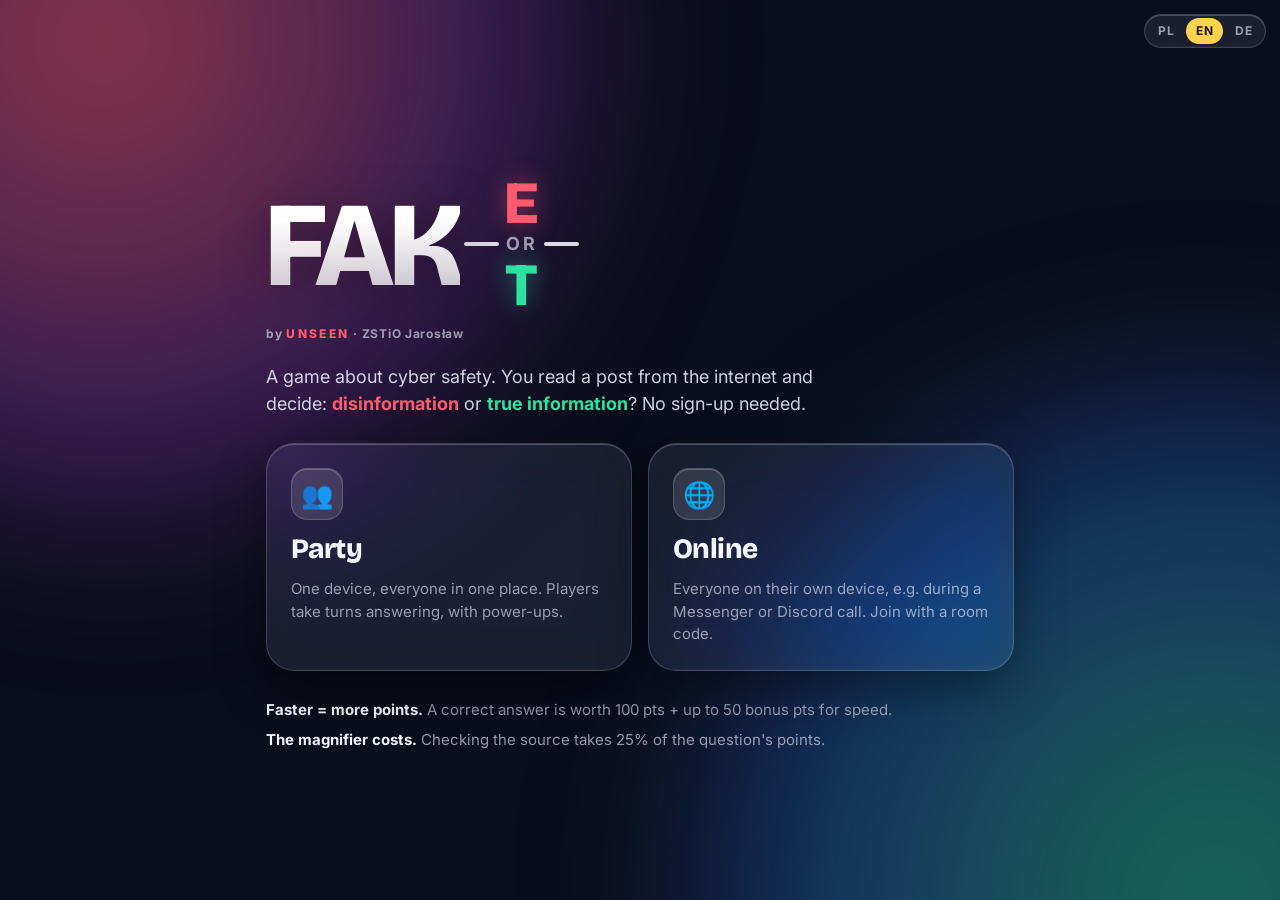
<file: index.html>
<!DOCTYPE html>
<html lang="pl">
<head>
  <meta charset="UTF-8">
  <meta name="viewport" content="width=device-width, initial-scale=1.0">
  <title>FAKE czy FAKT?</title>
  <meta name="description" content="Gra edukacyjna o cyberbezpieczeństwie: rozpoznaj fake newsy. Bez logowania.">
  <meta name="author" content="UNSEEN – ZSTiO Jarosław">
  <link rel="icon" href="favicon.ico?v=2" sizes="48x48">
  <link rel="shortcut icon" href="favicon.ico?v=2">
  <link rel="icon" type="image/png" sizes="32x32" href="ikona-32.png?v=2">
  <link rel="icon" type="image/png" sizes="192x192" href="ikona-192.png?v=2">
  <link rel="apple-touch-icon" sizes="180x180" href="apple-touch-icon.png?v=2">
  <link rel="preconnect" href="https://fonts.googleapis.com">
  <link rel="preconnect" href="https://fonts.gstatic.com" crossorigin>
  <link href="https://fonts.googleapis.com/css2?family=Bricolage+Grotesque:opsz,wght@12..96,600;12..96,800&family=Inter:wght@400;500;600;700&display=swap" rel="stylesheet">
  <link rel="stylesheet" href="style.css?v=49">
</head>
<body>
  <div id="lang"></div>
  <main id="app" class="app"></main>
  <div id="toast" class="toast" role="status" aria-live="polite"></div>

  <script src="polaczenia.js?v=49"></script>
  <script src="i18n.js?v=49"></script>
  <script src="i18n-en.js?v=49"></script>
  <script src="i18n-de.js?v=49"></script>
  <script src="pytania-en.js?v=49"></script>
  <script src="pytania-de.js?v=49"></script>
  <script src="questions.js?v=49"></script>
  <script src="powerups.js?v=49"></script>
  <script src="app.js?v=49"></script>
</body>
</html>
</file>
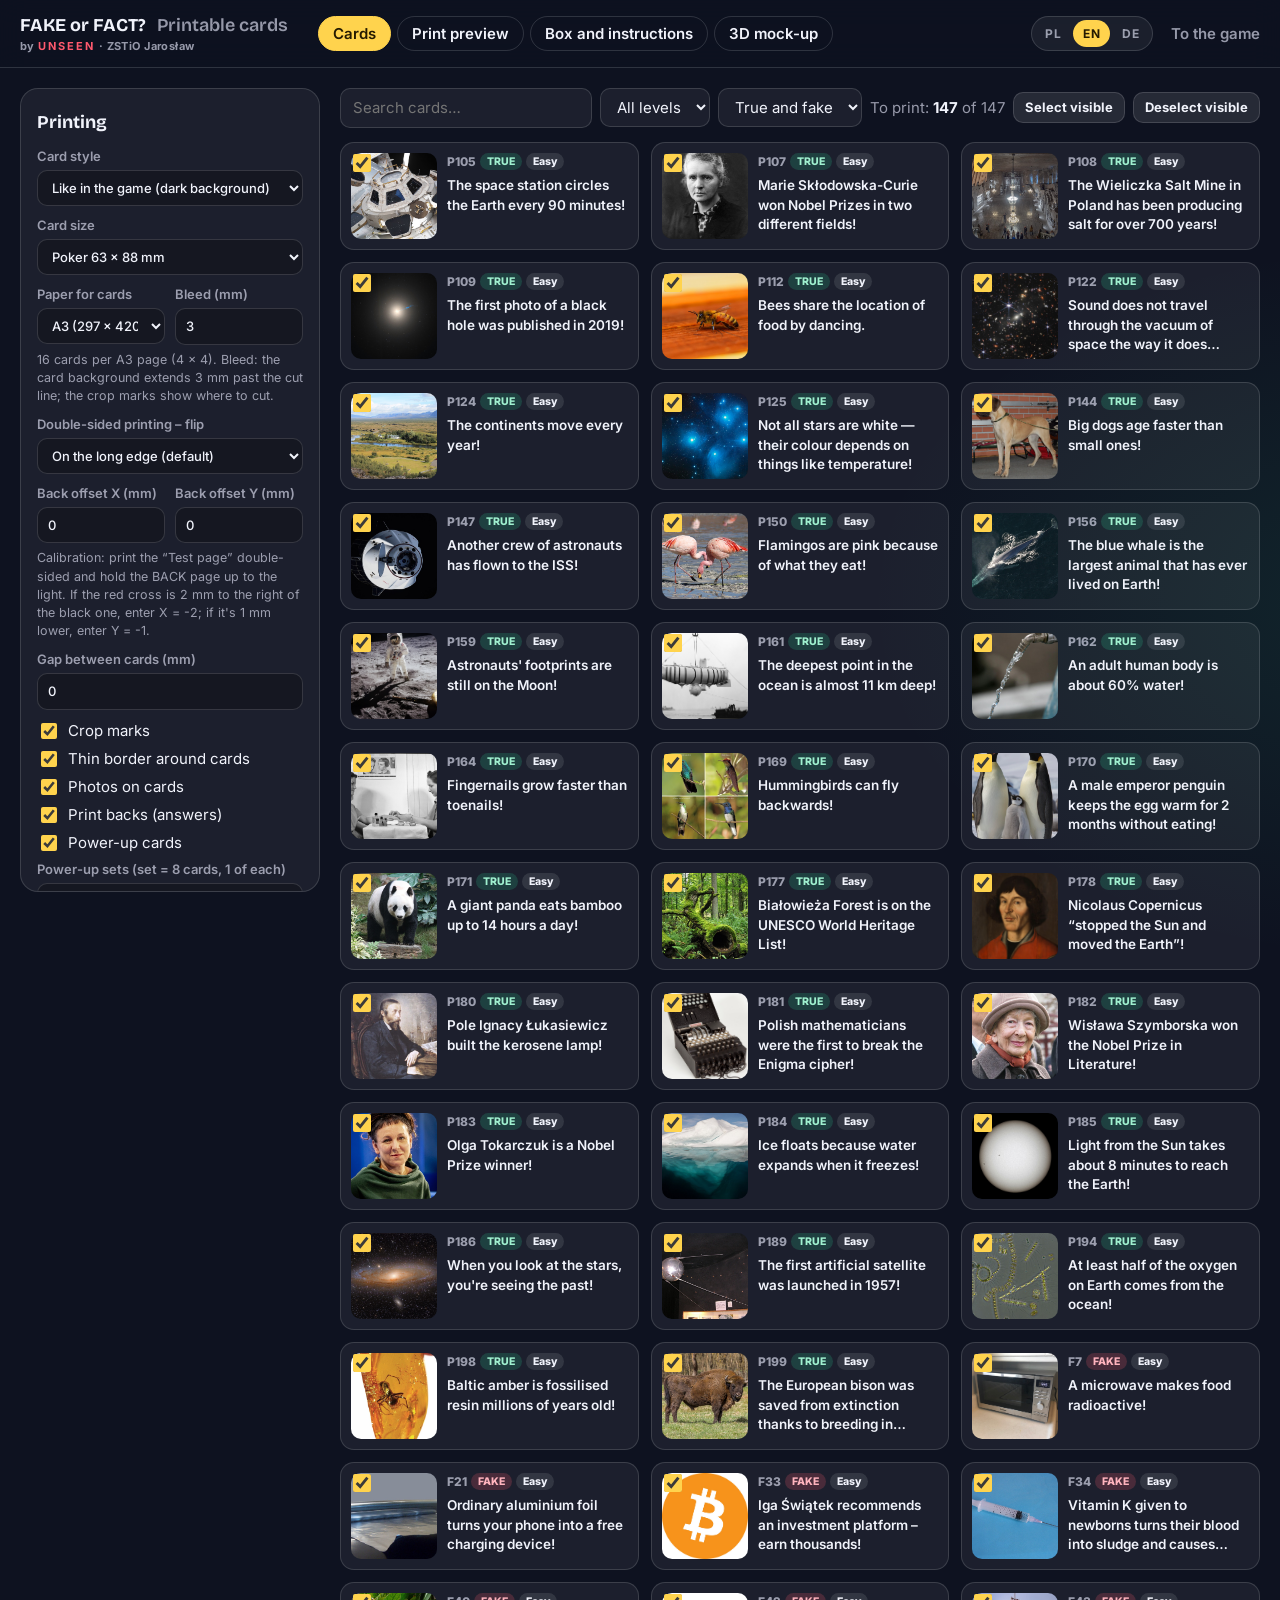
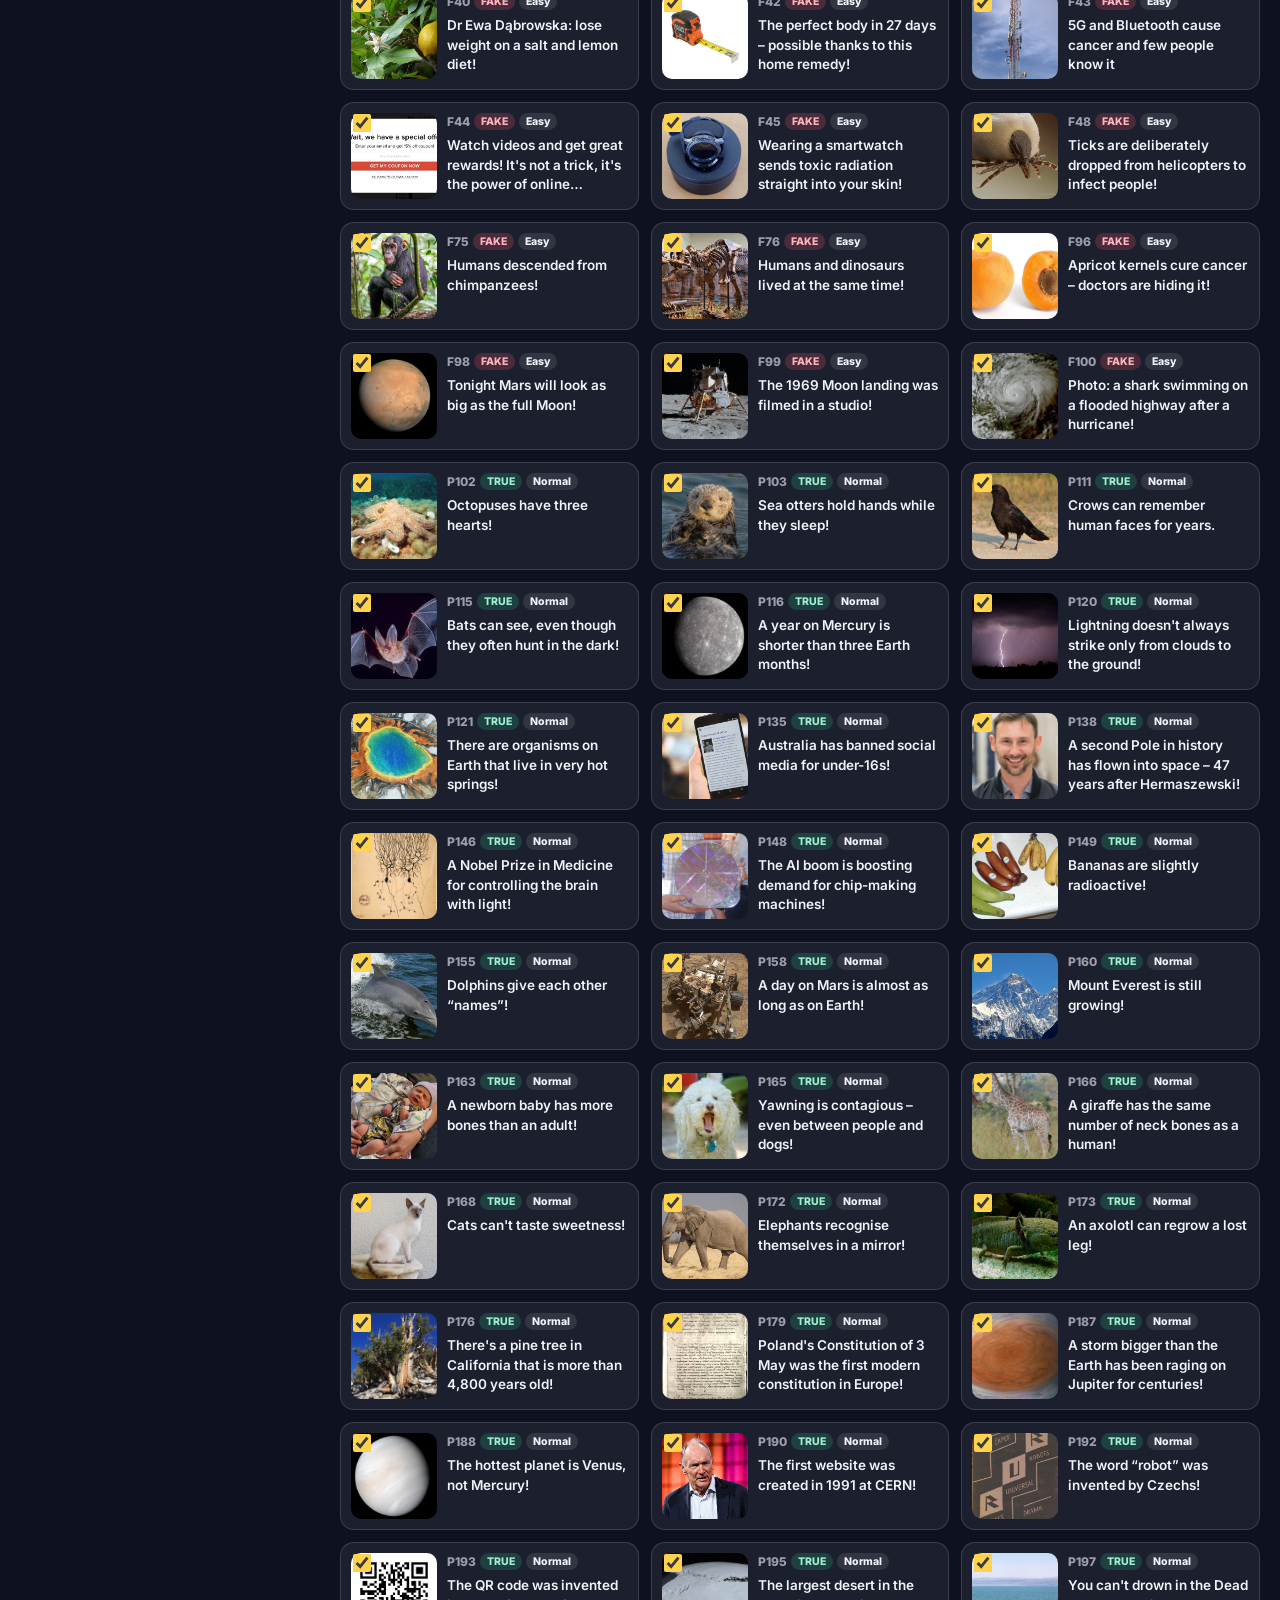
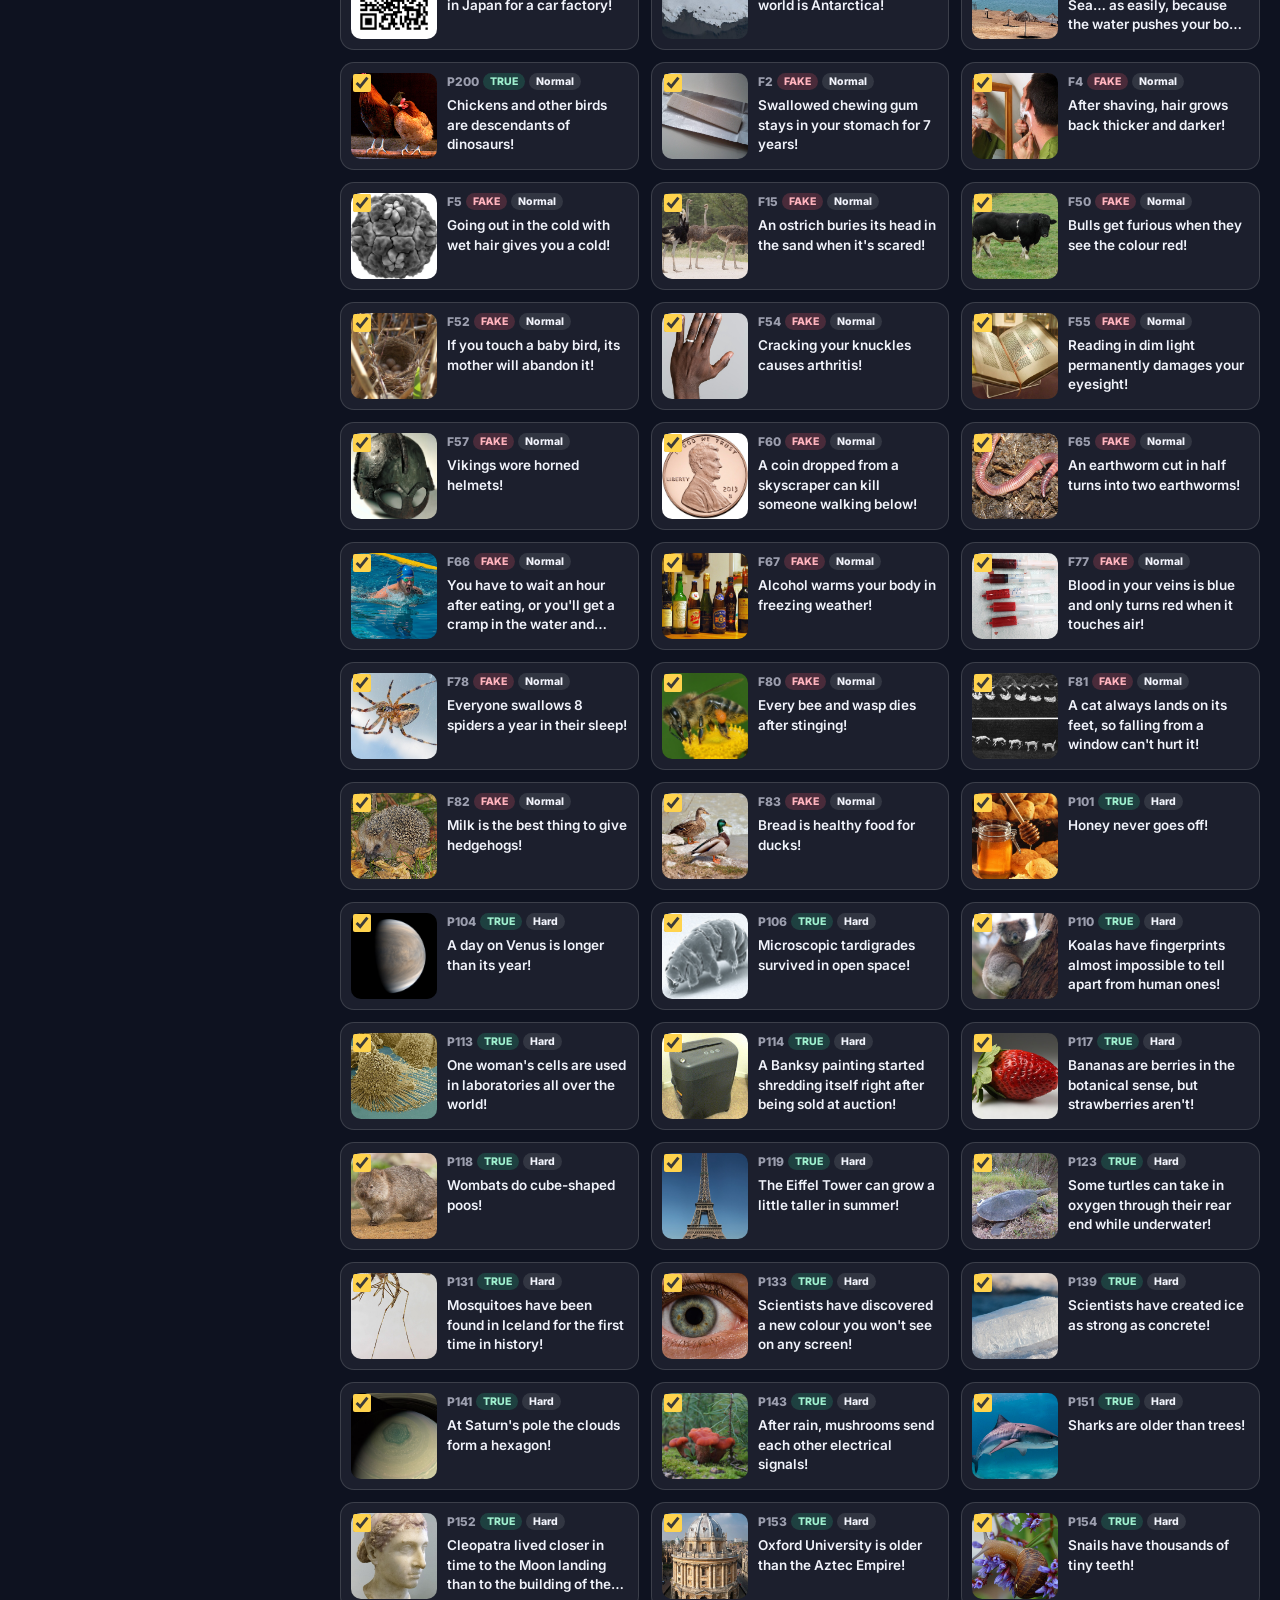
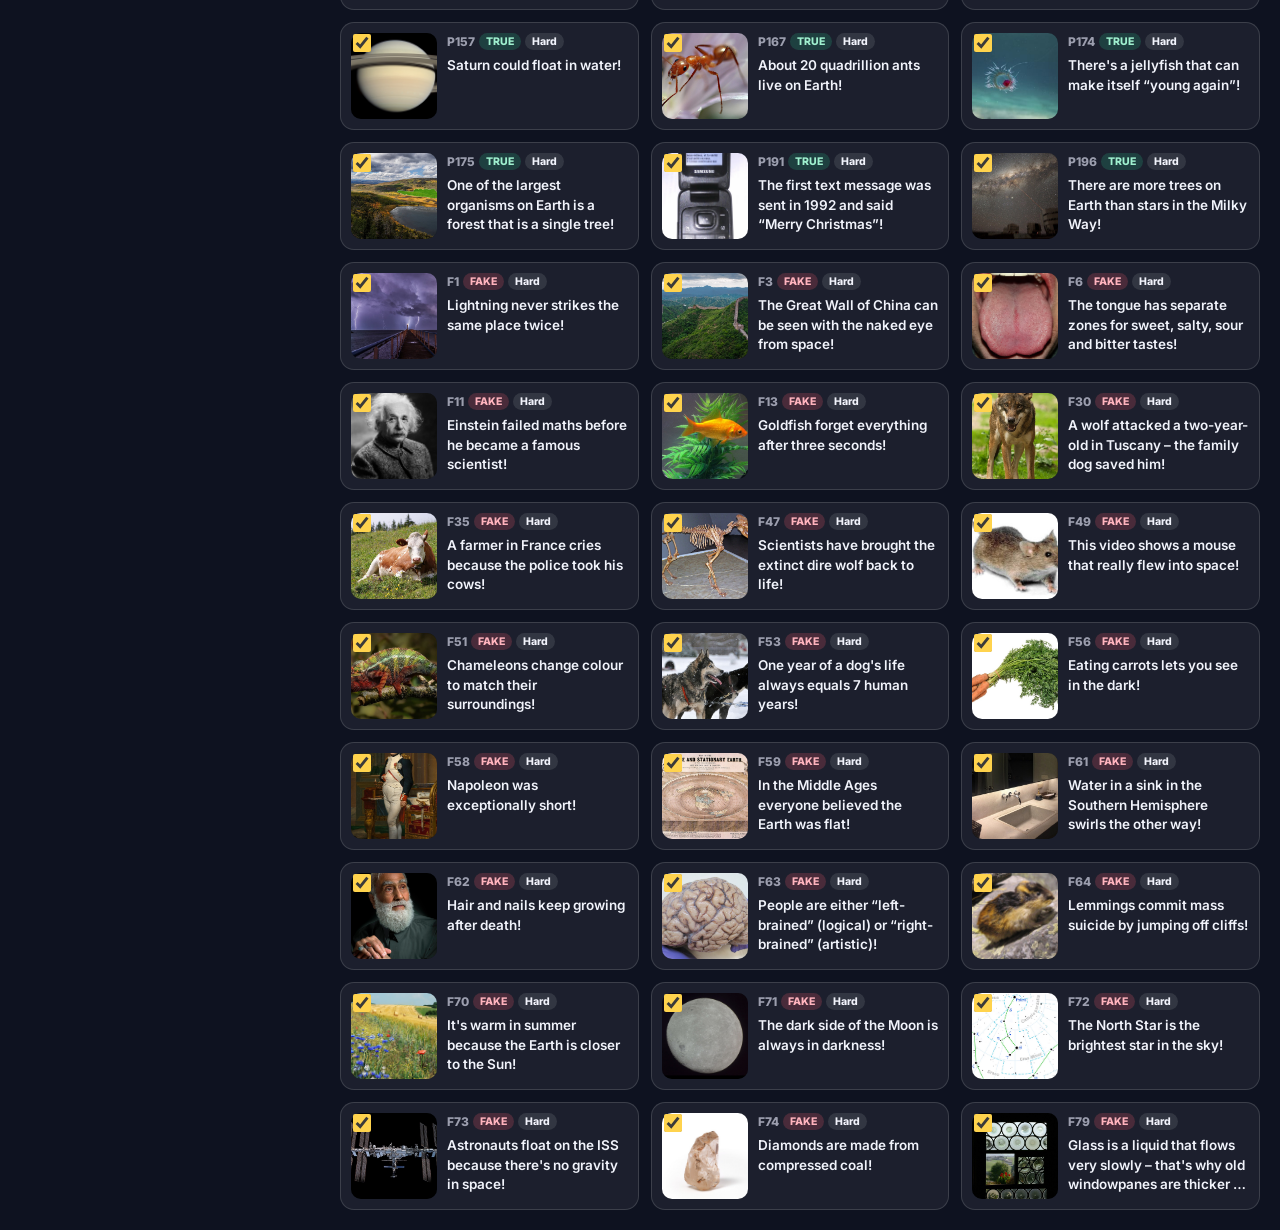
<file: admin.html>
<!DOCTYPE html>
<html lang="pl">
<head>
  <meta charset="UTF-8">
  <meta name="viewport" content="width=device-width, initial-scale=1.0">
  <meta name="robots" content="noindex, nofollow">
  <meta name="author" content="UNSEEN – ZSTiO Jarosław">
  <title>Karty do druku – FAKE czy FAKT?</title>
  <link rel="icon" href="favicon.ico?v=2" sizes="48x48">
  <link rel="shortcut icon" href="favicon.ico?v=2">
  <link rel="icon" type="image/png" sizes="32x32" href="ikona-32.png?v=2">
  <link rel="icon" type="image/png" sizes="192x192" href="ikona-192.png?v=2">
  <link rel="apple-touch-icon" sizes="180x180" href="apple-touch-icon.png?v=2">
  <link rel="preconnect" href="https://fonts.googleapis.com">
  <link rel="preconnect" href="https://fonts.gstatic.com" crossorigin>
  <link href="https://fonts.googleapis.com/css2?family=Bricolage+Grotesque:opsz,wght@12..96,600;12..96,700;12..96,800&family=Inter:wght@400;500;600;700&display=swap" rel="stylesheet">
  <link rel="stylesheet" href="admin.css?v=34">
  <style id="rozmiar-strony"></style>
</head>
<body>
  <header class="topbar no-print">
    <div class="brand"><b>FAKE czy FAKT?</b> <span>Karty do druku</span><small class="credit">by <b>UNSEEN</b> · ZSTiO Jarosław</small></div>
    <nav class="tabs" id="tabs">
      <button data-tab="cards" class="on">Karty</button>
      <button data-tab="preview">Podgląd wydruku</button>
      <button data-tab="extras">Pudełko i instrukcja</button>
      <button data-tab="makieta">Makieta 3D</button>
    </nav>
    <div id="lang" title="Język kart i dodatków"></div>
    <a class="back" href="./">Do gry</a>
  </header>

  <div class="layout no-print-layout">
    <aside class="side no-print" id="side"></aside>
    <main class="main">
      <section id="tab-cards" class="no-print"></section>
      <section id="tab-preview" hidden>
        <div class="preview-bar no-print" id="preview-bar"></div>
        <div class="sheets" id="sheets"></div>
      </section>
      <section id="tab-makieta" hidden>
        <div class="preview-bar no-print" id="makieta-bar"></div>
        <div id="makieta"></div>
      </section>
      <section id="tab-extras" hidden>
        <div class="preview-bar no-print" id="extras-bar"></div>
        <div class="sheets" id="extras"></div>
      </section>
    </main>
  </div>

  <dialog id="editor" class="editor no-print"></dialog>
  <input type="file" id="import-file" accept="application/json,.json" hidden>
  <div id="toast" class="toast no-print" role="status" aria-live="polite"></div>

  <script src="i18n.js?v=31"></script>
  <script src="i18n-en.js?v=33"></script>
  <script src="i18n-de.js?v=33"></script>
  <script src="pytania-en.js?v=31"></script>
  <script src="pytania-de.js?v=31"></script>
  <script src="questions.js?v=31"></script>
  <script src="powerups.js?v=31"></script>
  <script src="dodatki.js?v=35"></script>
  <script src="makieta.js?v=31"></script>
  <script src="admin.js?v=34"></script>
</body>
</html>
</file>
<file: style.css>
/* ═════════ Fake czy Fakt? – motyw „szkło” ═════════ */
:root {
  --bg: #0a0d1a;
  --text: #f4f6ff;
  --muted: rgba(235, 238, 255, .62);
  --faint: rgba(235, 238, 255, .38);

  --glass: rgba(255, 255, 255, .075);
  --glass-strong: rgba(255, 255, 255, .12);
  --glass-hover: rgba(255, 255, 255, .16);
  --edge: rgba(255, 255, 255, .16);
  --edge-strong: rgba(255, 255, 255, .28);
  --hi: inset 0 1px 0 rgba(255, 255, 255, .22), inset 0 -1px 0 rgba(255, 255, 255, .04);
  --shadow: 0 18px 50px rgba(0, 0, 0, .38);
  --blur: blur(26px) saturate(170%);

  --fake: #ff5a6e;
  --fake-dim: rgba(255, 90, 110, .16);
  --real: #2fe0a0;
  --real-dim: rgba(47, 224, 160, .16);
  --accent: #ffd34d;
  --accent-dim: rgba(255, 211, 77, .14);

  --r-lg: 28px;
  color-scheme: dark;
}

* { box-sizing: border-box; }
html, body { margin: 0; }
body {
  background: var(--bg);
  color: var(--text);
  font-family: Inter, system-ui, -apple-system, Segoe UI, Roboto, sans-serif;
  font-size: 16px;
  line-height: 1.5;
  min-height: 100vh;
  -webkit-font-smoothing: antialiased;
  overflow-x: hidden;
}
/* kolorowe, rozmyte plamy pod szkłem */
body::before, body::after {
  content: ""; position: fixed; z-index: -1; pointer-events: none; border-radius: 50%; filter: blur(80px);
}
body::before {
  width: 70vmax; height: 70vmax; left: -20vmax; top: -25vmax;
  background: radial-gradient(circle at 40% 40%, rgba(255, 90, 110, .55), rgba(170, 70, 255, .25) 55%, transparent 70%);
  animation: drift1 28s ease-in-out infinite alternate;
}
body::after {
  width: 75vmax; height: 75vmax; right: -25vmax; bottom: -30vmax;
  background: radial-gradient(circle at 60% 60%, rgba(47, 224, 160, .45), rgba(40, 120, 255, .3) 55%, transparent 70%);
  animation: drift2 32s ease-in-out infinite alternate;
}
@keyframes drift1 { to { transform: translate(10vmax, 8vmax) scale(1.1); } }
@keyframes drift2 { to { transform: translate(-8vmax, -10vmax) scale(1.05); } }

button { font: inherit; color: inherit; cursor: pointer; }
button:disabled { cursor: default; }
:focus-visible { outline: 3px solid var(--accent); outline-offset: 2px; }
a { color: inherit; }

.app { max-width: 780px; margin: 0 auto; padding: 24px 16px 56px; }
.screen { animation: in .3s cubic-bezier(.2, .8, .2, 1); }
@keyframes in { from { opacity: 0; transform: translateY(8px) scale(.99); } to { opacity: 1; transform: none; } }
.still .screen, .still .stamp { animation: none; }

/* ── szkło: wspólna baza ── */
.panel, .mode-card, .online-box, .room-code-box, .turn-card, .inventory, .explain, .sent, .tip,
.result, .rank, .chip, .seg-btn, .input, .pu-details, .offer, .toast {
  background: var(--glass);
  border: 1px solid var(--edge);
  box-shadow: var(--hi);
  -webkit-backdrop-filter: var(--blur);
  backdrop-filter: var(--blur);
}

/* ── logo: FAK + ułamek E / czy / T ── */
.logo {
  font-family: "Bricolage Grotesque", Inter, sans-serif;
  font-weight: 800;
  font-size: clamp(64px, 17vw, 120px);
  line-height: 1;
  letter-spacing: -0.035em;
  display: inline-flex; align-items: center;
  margin: 28px 0 22px;
  user-select: none;
}
.logo-fak {
  background: linear-gradient(180deg, #fff 30%, rgba(255, 255, 255, .7));
  -webkit-background-clip: text; background-clip: text; color: transparent;
  filter: drop-shadow(0 6px 24px rgba(0, 0, 0, .35));
}
.logo-frac {
  display: inline-flex; flex-direction: column; align-items: center; justify-content: center;
  font-size: .5em; line-height: .92; margin-left: .06em; letter-spacing: 0;
}
.frac-top { color: var(--fake); text-shadow: 0 0 24px rgba(255, 90, 110, .45); }
.frac-bot { color: var(--real); text-shadow: 0 0 24px rgba(47, 224, 160, .45); }
.frac-bar {
  display: flex; align-items: center; gap: .4em; width: 100%; min-width: 6.4em;
  font-family: Inter, sans-serif; font-size: .3em; font-weight: 700; letter-spacing: .14em; text-transform: uppercase;
  color: var(--muted); margin: .25em 0 .3em;
}
.frac-bar::before, .frac-bar::after { content: ""; flex: 1; min-width: 1em; height: .28em; max-height: 4px; min-height: 2px; border-radius: 4px; background: rgba(255, 255, 255, .85); }
.logo-small { font-size: 38px; margin: 0 0 16px; cursor: pointer; }
.logo-small .frac-bar { font-size: 0; gap: 0; min-width: 24px; margin: 3px 0 4px; }
.logo-small .frac-bar::before, .logo-small .frac-bar::after { min-width: 0; height: 3px; }
.game-top .logo-small { margin: 0; }

/* podpis twórców pod logo */
.brandbox { display: inline-flex; flex-direction: column; align-items: flex-start; gap: 3px; flex: none; }
.credit.sm { margin: 0 0 14px; font-size: 10.5px; letter-spacing: .04em; white-space: nowrap; }
.credit.sm b { letter-spacing: .16em; }
.game-top .credit.sm { margin: 0; }
.brandbox .logo-small { margin: 0; }
.credit {
  margin: -10px 0 20px; font-size: 12px; font-weight: 700; letter-spacing: .06em;  color: var(--muted);
}
.credit b { font-weight: 800; letter-spacing: .2em; color: var(--fake); }
.lead { font-size: 18px; color: rgba(240, 242, 255, .85); margin: 0 0 26px; max-width: 600px; }
.muted { color: var(--muted); }
.small { font-size: 14px; }
.center-text { text-align: center; margin-top: 10px; }
.t-fake { color: var(--fake); }
.t-real { color: var(--real); }
.h1 { font-family: "Bricolage Grotesque", Inter, sans-serif; font-size: 34px; margin: 0 0 20px; letter-spacing: -0.02em; line-height: 1.15; }
.h2 { font-size: 18px; margin: 0 0 6px; }

/* ── strona główna ── */
.mode-grid { display: grid; grid-template-columns: 1fr 1fr; gap: 16px; }
.mode-card {
  text-align: left; display: flex; flex-direction: column; gap: 8px;
  border-radius: var(--r-lg); padding: 24px; box-shadow: var(--hi), var(--shadow);
  transition: transform .2s cubic-bezier(.2, .8, .2, 1), background .2s, border-color .2s;
}
.mode-card:hover { transform: translateY(-4px); background: var(--glass-hover); border-color: var(--edge-strong); }
.mode-icon {
  width: 52px; height: 52px; border-radius: 16px; display: grid; place-items: center; font-size: 26px;
  background: var(--glass-strong); border: 1px solid var(--edge); box-shadow: var(--hi);
}
.mode-title { font-family: "Bricolage Grotesque", Inter, sans-serif; font-weight: 800; font-size: 28px; letter-spacing: -0.02em; }
.mode-desc { color: var(--muted); font-size: 15px; }
.howto { margin: 28px 0 0; padding: 0; list-style: none; display: grid; gap: 8px; color: var(--muted); font-size: 15px; }
.howto b { color: var(--text); }

/* ── panele i formularze ── */
.panel { border-radius: 32px; padding: 26px; box-shadow: var(--hi), var(--shadow); }
.center { display: flex; flex-direction: column; align-items: center; gap: 12px; text-align: center; }
.field { margin-bottom: 22px; }
.field-label { font-size: 12px; font-weight: 700; text-transform: uppercase; letter-spacing: .1em; color: var(--muted); margin-bottom: 9px; display: block; }
.input {
  width: 100%; border-radius: 14px; color: var(--text); font: inherit; padding: 12px 15px;
  background: rgba(0, 0, 0, .18); transition: border-color .15s, background .15s;
}
.input::placeholder { color: var(--faint); }
.input:focus { border-color: var(--accent); outline: none; background: rgba(0, 0, 0, .25); }
.input-code { font-family: "Bricolage Grotesque", monospace; font-size: 28px; letter-spacing: .3em; text-align: center; text-transform: uppercase; margin-bottom: 10px; }

.names { display: grid; gap: 8px; margin-bottom: 10px; }
.name-row { display: flex; gap: 8px; align-items: center; }
.name-num { width: 26px; color: var(--faint); font-weight: 700; text-align: right; flex: none; }
.icon-btn { flex: none; width: 46px; height: 48px; border-radius: 14px; background: transparent; border: 1px solid var(--edge); color: var(--muted); transition: color .15s, border-color .15s; }
.icon-btn:hover { color: var(--fake); border-color: var(--fake); }

.seg { display: grid; grid-template-columns: repeat(3, 1fr); gap: 8px; }
.seg-2 { grid-template-columns: 1fr 1fr; }
.seg-btn {
  border-radius: 16px; padding: 11px 8px; display: flex; flex-direction: column; align-items: center; gap: 2px;
  transition: background .15s, border-color .15s;
}
.seg-btn:not(:disabled):hover { background: var(--glass-hover); }
.seg-btn.on { border-color: rgba(255, 211, 77, .7); background: var(--accent-dim); box-shadow: var(--hi), 0 0 0 1px rgba(255, 211, 77, .5), 0 6px 20px rgba(255, 211, 77, .12); }
.seg-btn:disabled:not(.on) { opacity: .4; }
.seg-main { font-weight: 700; }
.seg-sub { font-size: 13px; color: var(--muted); text-align: center; }
.hint { margin: 8px 0 0; }

/* ── przyciski: pigułki ze szkła ── */
.btn {
  border: 1px solid transparent; border-radius: 999px; padding: 12px 22px; font-weight: 700;
  transition: transform .12s, filter .15s, background .15s, box-shadow .15s;
  box-shadow: inset 0 1px 0 rgba(255, 255, 255, .35), 0 6px 18px rgba(0, 0, 0, .25);
}
.btn:active { transform: scale(.97); }
.btn-primary { background: linear-gradient(180deg, #ffe07a, #ffc928); color: #241a00; }
.btn-ghost {
  background: var(--glass); border-color: var(--edge); color: var(--text);
  box-shadow: var(--hi); -webkit-backdrop-filter: var(--blur); backdrop-filter: var(--blur);
}
.btn-ghost:hover { background: var(--glass-hover); border-color: var(--edge-strong); }
.btn-fake { background: linear-gradient(180deg, #ff7a8a, #f2445b); color: #fff; text-shadow: 0 1px 1px rgba(0, 0, 0, .2); }
.btn-real { background: linear-gradient(180deg, #5af0bb, #1fc887); color: #00331f; }
.btn-primary:hover, .btn-fake:hover, .btn-real:hover { filter: brightness(1.07); }
.btn-small { padding: 8px 15px; font-size: 14px; }
.btn-big { padding: 20px 16px; font-size: 18px; border-radius: 22px; }
.btn:disabled { opacity: .45; cursor: not-allowed; filter: none; transform: none; }

.actions { display: flex; gap: 10px; justify-content: flex-end; align-items: center; flex-wrap: wrap; margin-top: 24px; }
.actions .btn-ghost:first-child { margin-right: auto; }
.waiting { color: var(--muted); font-style: italic; }
.row-btns { display: flex; gap: 8px; justify-content: center; flex-wrap: wrap; }

/* ── online ── */
.online-grid { display: grid; grid-template-columns: 1fr 1fr; gap: 14px; }
.online-box { border-radius: 22px; padding: 18px; display: flex; flex-direction: column; gap: 10px; background: rgba(255, 255, 255, .05); }
.online-box p { margin: 0 0 auto; font-size: 14px; }
.room-code-box { text-align: center; border-radius: 24px; padding: 20px; margin-bottom: 22px; }
.room-code { font-family: "Bricolage Grotesque", monospace; font-weight: 800; font-size: 58px; letter-spacing: .18em; color: var(--accent); line-height: 1.1; margin-bottom: 12px; text-shadow: 0 0 30px rgba(255, 211, 77, .35); }
.chips { list-style: none; margin: 0; padding: 0; display: flex; flex-wrap: wrap; gap: 8px; }
.chip { border-radius: 999px; padding: 6px 14px; display: flex; align-items: center; gap: 8px; font-weight: 600; }
.chip.me { border-color: rgba(255, 211, 77, .7); background: var(--accent-dim); }
.tag { font-size: 11px; text-transform: uppercase; letter-spacing: .06em; color: var(--accent); }
.dot { width: 10px; height: 10px; border-radius: 50%; display: inline-block; flex: none; }

.spinner { width: 44px; height: 44px; border: 4px solid var(--edge); border-top-color: var(--accent); border-radius: 50%; animation: spin 1s linear infinite; margin: 20px; }
@keyframes spin { to { transform: rotate(360deg); } }

/* ── gra ── */
.game-top { display: flex; justify-content: space-between; align-items: center; gap: 12px; margin-bottom: 14px; }
.progress-label { color: var(--muted); font-size: 15px; padding: 6px 14px; border-radius: 999px; background: var(--glass); border: 1px solid var(--edge); }
.progress-label b { color: var(--text); }
.timer { display: flex; align-items: center; gap: 12px; margin-bottom: 16px; }
.timer-bar { flex: 1; height: 12px; border-radius: 99px; overflow: hidden; background: var(--glass); border: 1px solid var(--edge); }
.timer-fill { height: 100%; background: linear-gradient(90deg, #1fc887, #5af0bb); transform-origin: left; transition: transform .1s linear; border-radius: 99px; box-shadow: 0 0 14px rgba(47, 224, 160, .5); }
.timer-fill.low { background: linear-gradient(90deg, #f2445b, #ff7a8a); box-shadow: 0 0 14px rgba(255, 90, 110, .6); }
.timer-num { font-variant-numeric: tabular-nums; font-weight: 700; min-width: 44px; text-align: right; }
.turn-banner { margin-bottom: 12px; font-size: 18px; }

/* post: matowe, jasne szkło */
.post {
  position: relative; color: #151827; border-radius: var(--r-lg); padding: 20px 22px; margin-bottom: 18px; overflow: hidden;
  background: rgba(250, 251, 255, .9);
  border: 1px solid rgba(255, 255, 255, .7);
  box-shadow: inset 0 1px 0 #fff, var(--shadow);
  -webkit-backdrop-filter: var(--blur); backdrop-filter: var(--blur);
  transition: box-shadow .3s;
}
.post-real { box-shadow: inset 0 1px 0 #fff, 0 0 0 3px var(--real), 0 0 40px rgba(47, 224, 160, .35), var(--shadow); }
.post-fake { box-shadow: inset 0 1px 0 #fff, 0 0 0 3px var(--fake), 0 0 40px rgba(255, 90, 110, .35), var(--shadow); }
.post-head { display: flex; gap: 12px; align-items: center; margin-bottom: 12px; }
.post > .post-text:first-child, .post > .stamp + .post-text { margin-top: 0; }
/* bez nagłówka autora pieczątka leży na wysokości tekstu – robimy jej miejsce */
.post > .stamp + .post-text { padding-right: 132px; min-height: 52px; }
@media (max-width: 600px) { .post > .stamp + .post-text { padding-right: 104px; } }
.avatar { width: 44px; height: 44px; border-radius: 50%; display: grid; place-items: center; color: #fff; font-weight: 800; font-size: 20px; flex: none; }
.avatar-anon { background: linear-gradient(135deg, #e8ebf6, #cfd5ea); font-size: 22px; }
.post-author { font-weight: 700; }
.post-handle { color: #6b7190; font-size: 14px; word-break: break-all; }
.post-text, .post-fig { transition: filter .4s; }
.post.fog > .post-text, .post.fog > .post-fig, .post.fog > .post-img-empty { filter: blur(9px); }
.post-text { font-size: clamp(19px, 3.8vw, 24px); font-weight: 700; line-height: 1.35; margin: 0 0 14px; letter-spacing: -0.01em; }
.post-img { display: block; width: 100%; max-height: 320px; object-fit: cover; border-radius: 18px; margin: 0 0 14px; background: #e3e6f0; }
.post-fig { margin: 0 0 14px; }
.post-fig .post-img { margin: 0; }
.img-credit { font-size: 11px; color: #7a809c; margin-top: 5px; line-height: 1.3; }
.post-img-empty { height: 160px; display: grid; place-items: center; border: 2px dashed #cdd2e4; background: linear-gradient(135deg, #f0f2fa, #e6e9f5); font-size: 32px; opacity: .85; }
.post-source { background: #edf0f8; border-radius: 14px; padding: 10px 12px; font-size: 14px; color: #3b4060; display: flex; gap: 8px; }
.source-btn { width: 100%; border: 1.5px dashed #b6bdd6; background: rgba(255, 255, 255, .7); font-weight: 700; color: #2b3150; justify-content: center; cursor: pointer; transition: background .15s, border-color .15s; }
.source-btn:not(:disabled):hover { border-color: #6b7190; background: #fff; }
.source-btn:disabled { opacity: .6; cursor: default; }
.source-btn .cost { font-weight: 500; color: #8a6d00; }
.stamp {
  position: absolute; top: 18px; right: -6px; transform: rotate(8deg); z-index: 1;
  font-family: "Bricolage Grotesque", Inter, sans-serif; font-weight: 800; font-size: 26px; text-transform: uppercase;
  padding: 2px 16px; border: 4px solid; border-radius: 12px; background: rgba(250, 251, 255, .92);
  animation: stamp .35s cubic-bezier(.2, 1.6, .4, 1);
}
.stamp-real { color: #0a9e6a; border-color: #0a9e6a; }
.stamp-fake { color: #e23446; border-color: #e23446; }
@keyframes stamp { from { transform: rotate(8deg) scale(2); opacity: 0; } to { transform: rotate(8deg) scale(1); opacity: 1; } }

.big-answers { display: grid; grid-template-columns: 1fr 1fr; gap: 12px; }
.sent { border-radius: 22px; padding: 18px; text-align: center; }

.explain { border-radius: 20px; padding: 14px 16px; margin-bottom: 14px; box-shadow: var(--hi), inset 4px 0 0 var(--accent); }
.src-link { display: inline-block; margin-top: 8px; font-size: 14px; color: var(--accent); text-decoration: none; font-weight: 600; }
.src-link:hover { text-decoration: underline; }
.results { list-style: none; padding: 0; margin: 0; display: grid; gap: 6px; }
.result { display: grid; grid-template-columns: 26px 1fr auto 52px 56px; gap: 10px; align-items: center; border-radius: 16px; padding: 10px 14px; }
.result.me { border-color: rgba(255, 211, 77, .6); }
.result.ok .res-icon { color: var(--real); }
.result.bad .res-icon { color: var(--fake); }
.res-icon { font-weight: 800; }
.res-name { font-weight: 700; overflow: hidden; text-overflow: ellipsis; white-space: nowrap; }
.res-notes { display: block; font-size: 12px; font-weight: 500; color: var(--muted); }
.res-choice { color: var(--muted); font-size: 14px; }
.res-points { text-align: right; font-weight: 700; color: var(--real); font-variant-numeric: tabular-nums; }
.result.bad .res-points { color: var(--muted); }
.res-total { text-align: right; font-weight: 800; font-variant-numeric: tabular-nums; }

/* ── tury (spotkanie) ── */
.turn-card { text-align: center; border-radius: 32px; padding: 30px 20px; margin-bottom: 16px; box-shadow: var(--hi), var(--shadow); }
.turn-name { font-family: "Bricolage Grotesque", Inter, sans-serif; font-weight: 800; font-size: clamp(42px, 11vw, 68px); line-height: 1.1; margin: 4px 0 8px; overflow-wrap: anywhere; letter-spacing: -0.02em; }
.turn-card .btn-big { margin-top: 8px; min-width: 240px; border-radius: 999px; }
.score-chips { margin-top: 14px; }
.score-chips b { font-variant-numeric: tabular-nums; }
.warn { background: var(--fake-dim); color: #ffc6cd; border: 1px solid rgba(255, 90, 110, .35); border-radius: 14px; padding: 8px 12px; margin: 4px auto 10px; max-width: 460px; font-weight: 600; }

/* ── podsumowanie ── */
.ranking { list-style: none; padding: 0; margin: 0 0 16px; display: grid; gap: 8px; }
.rank { display: grid; grid-template-columns: 40px 1fr auto 70px; gap: 12px; align-items: center; border-radius: 18px; padding: 12px 16px; }
.rank.first { background: linear-gradient(90deg, rgba(255, 211, 77, .2), var(--glass)); border-color: rgba(255, 211, 77, .55); }
.rank.me { box-shadow: var(--hi), 0 0 0 1px rgba(255, 211, 77, .5); }
.rank-pos { font-size: 22px; text-align: center; font-weight: 800; }
.rank-name { font-weight: 700; overflow: hidden; text-overflow: ellipsis; white-space: nowrap; }
.rank-inv { font-size: 14px; margin-left: 4px; }
.rank-good { color: var(--muted); font-size: 14px; }
.rank-score { text-align: right; font-weight: 800; font-size: 20px; font-variant-numeric: tabular-nums; }
.stat-line { color: var(--muted); margin-bottom: 12px; }
.stat-line b { color: var(--text); }
.tip { border-radius: 18px; padding: 14px 16px; font-size: 15px; color: rgba(240, 242, 255, .85); }

/* ── power-upy ── */
.pu-details { margin-top: 10px; border-radius: 18px; padding: 12px 16px; }
.pu-details summary { cursor: pointer; font-weight: 700; }
.pu-details p { margin: 10px 0; }
.pu-h { font-size: 12px; text-transform: uppercase; letter-spacing: .1em; color: var(--muted); margin: 14px 0 8px; }
.pu-infos { list-style: none; margin: 0; padding: 0; display: grid; grid-template-columns: 1fr 1fr; gap: 8px; }
.pu-info { display: flex; gap: 10px; align-items: flex-start; font-size: 14px; background: rgba(255, 255, 255, .05); border: 1px solid var(--edge); border-radius: 14px; padding: 9px 11px; }
.pu-info.pu-pomoc { box-shadow: inset 3px 0 0 var(--real); }
.pu-info.pu-atak { box-shadow: inset 3px 0 0 var(--fake); }
.pu-info .pu-icon { font-size: 22px; line-height: 1.2; }

.inventory { margin-top: 16px; border-radius: 24px; padding: 14px; }
.inv-title { font-weight: 700; margin-bottom: 10px; }
.inv-empty { margin: 0; }
.pu-row { display: flex; gap: 8px; overflow-x: auto; padding: 2px 2px 6px; }
.pu {
  flex: none; width: 130px; display: flex; flex-direction: column; align-items: center; gap: 2px; text-align: center;
  background: rgba(255, 255, 255, .06); border: 1px solid var(--edge); border-radius: 18px; padding: 12px 8px;
  box-shadow: var(--hi), inset 0 -3px 0 var(--real);
  transition: transform .15s cubic-bezier(.2, .8, .2, 1), background .15s;
}
.pu.pu-atak { box-shadow: var(--hi), inset 0 -3px 0 var(--fake); }
.pu:not(:disabled):hover { transform: translateY(-3px); background: var(--glass-hover); }
.pu:disabled { opacity: .38; cursor: not-allowed; }
.pu .pu-icon { font-size: 28px; line-height: 1.2; }
.pu-name { font-weight: 700; font-size: 14px; line-height: 1.2; }
.pu-desc { font-size: 12px; color: var(--muted); line-height: 1.3; }
.pu-type { margin-top: 4px; font-size: 11px; text-transform: uppercase; letter-spacing: .08em; color: var(--real); }
.pu-atak .pu-type { color: var(--fake); }
.targets { display: flex; flex-wrap: wrap; gap: 8px; }
.target-btn { display: flex; align-items: center; gap: 8px; }
.tag-row { display: flex; flex-wrap: wrap; gap: 6px; margin-bottom: 12px; }
.tag-pill { font-size: 13px; font-weight: 700; padding: 4px 11px; border-radius: 999px; border: 1px solid transparent; }
.tag-pill.good { background: var(--real-dim); color: var(--real); border-color: rgba(47, 224, 160, .3); }
.tag-pill.bad { background: var(--fake-dim); color: var(--fake); border-color: rgba(255, 90, 110, .3); }
.chip-pu { font-size: 13px; color: var(--muted); }

.offer { border-radius: 24px; padding: 16px; margin-bottom: 16px; background: linear-gradient(135deg, rgba(255, 211, 77, .16), var(--glass)); border-color: rgba(255, 211, 77, .45); }
.offer-title { font-size: 17px; margin-bottom: 12px; }
.offer-title:last-child { margin-bottom: 0; }
.offer-grid { display: grid; grid-template-columns: repeat(3, 1fr); gap: 10px; }
.pu-big { width: auto; padding: 16px 10px; }
.pu-big .pu-icon { font-size: 36px; }
.pu-big .pu-name { font-size: 16px; }
.pu-big .pu-desc { font-size: 13px; }

/* ── toast ── */
.toast {
  position: fixed; left: 50%; bottom: 24px; transform: translate(-50%, 20px); opacity: 0; pointer-events: none;
  background: rgba(20, 24, 40, .7); color: #fff; padding: 12px 20px; border-radius: 999px;
  transition: opacity .2s, transform .2s; max-width: calc(100% - 32px); z-index: 10; box-shadow: var(--hi), var(--shadow);
}
.toast.show { opacity: 1; transform: translate(-50%, 0); }

/* ── telefon ── */
@media (max-width: 600px) {
  .panel { padding: 20px 16px; border-radius: 26px; }
  .mode-grid, .online-grid, .pu-infos { grid-template-columns: 1fr; }
  .room-code { font-size: 44px; }
  .result { grid-template-columns: 22px 1fr 44px 50px; }
  .res-choice { display: none; }
  .rank { grid-template-columns: 32px 1fr 60px; }
  .rank-good { display: none; }
  .seg-sub { font-size: 12px; }
  .logo-small { font-size: 32px; }
  .progress-label { font-size: 13px; padding: 5px 11px; }
  .post { padding: 18px 16px; }
  .pu-big { flex-direction: row; flex-wrap: wrap; text-align: left; gap: 4px 10px; }
  .pu-big .pu-desc { flex-basis: 100%; }
}

/* ── złota i losowa runda ── */
.round-tag { display: inline-block; font-size: 12px; font-weight: 800; text-transform: uppercase; letter-spacing: .06em; padding: 2px 8px; border-radius: 999px; margin-right: 8px; vertical-align: 1px; }
.round-tag.gold { background: linear-gradient(180deg, #ffe07a, #ffc928); color: #3a2a00; box-shadow: 0 0 14px rgba(255, 211, 77, .55); }
.round-tag.lucky { background: rgba(140, 120, 255, .25); color: #d6ceff; border: 1px solid rgba(160, 140, 255, .5); }
.screen.golden .progress-label { border-color: rgba(255, 211, 77, .6); background: rgba(255, 211, 77, .12); }
.screen.golden .turn-card, .screen.golden .inventory { border-color: rgba(255, 211, 77, .55); box-shadow: var(--hi), 0 0 0 1px rgba(255, 211, 77, .35), 0 0 40px rgba(255, 211, 77, .15); }
.screen.golden .timer-fill:not(.low) { background: linear-gradient(90deg, #ffc928, #ffe07a); box-shadow: 0 0 14px rgba(255, 211, 77, .6); }
.gold-banner {
  display: inline-block; margin-bottom: 10px; padding: 5px 14px; border-radius: 999px; font-weight: 800; font-size: 14px;
  background: linear-gradient(180deg, #ffe07a, #ffc928); color: #3a2a00; box-shadow: 0 0 24px rgba(255, 211, 77, .45);
  animation: shine 2.4s ease-in-out infinite;
}
@keyframes shine { 50% { box-shadow: 0 0 36px rgba(255, 211, 77, .75); } }
.offer-grid .pu { width: auto; }
.offer-kicker { font-size: 12px; font-weight: 800; text-transform: uppercase; letter-spacing: .1em; color: var(--accent); margin-bottom: 4px; }
.offer.lottery { background: linear-gradient(135deg, rgba(140, 120, 255, .2), var(--glass)); border-color: rgba(160, 140, 255, .5); }
.offer.lottery .offer-kicker { color: #c9bfff; }
.lottery-list { list-style: none; margin: 0; padding: 0; display: grid; grid-template-columns: repeat(auto-fill, minmax(190px, 1fr)); gap: 6px; }
.lottery-list li { display: flex; align-items: center; gap: 8px; font-size: 14px; background: rgba(255, 255, 255, .06); border: 1px solid var(--edge); border-radius: 12px; padding: 6px 10px; }
.lottery-list li span:last-child { margin-left: auto; color: var(--muted); white-space: nowrap; }

/* ═════════ Układ „na cały ekran”: strona się nie przewija ═════════ */
html, body { height: 100%; overflow: hidden; }
body { min-height: 0; overscroll-behavior: none; }
.app {
  height: 100vh; height: 100dvh;
  padding: max(14px, env(safe-area-inset-top)) 16px max(14px, env(safe-area-inset-bottom));
  display: flex; flex-direction: column;
}
.screen { flex: 1 1 auto; min-height: 0; display: flex; flex-direction: column; }
.screen > * { flex: none; }
/* panel ma naturalną wysokość, ale nie większą niż ekran; jest wyśrodkowany w pionie */
.screen.panel { flex: 0 1 auto; margin: auto 0; max-height: 100%; overflow: hidden; }
.screen.home { justify-content: center; }
.logo { flex: none; }

/* tylko ta część przewija się, gdy treści jest za dużo */
.scroll {
  flex: 0 1 auto; min-height: 0; overflow-y: auto; overscroll-behavior: contain;
  margin: 0 -8px; padding: 2px 8px;
  scrollbar-width: thin; scrollbar-color: rgba(255, 255, 255, .25) transparent;
}
.scroll > :last-child { margin-bottom: 0; }
.actions { margin-top: 16px; }

/* gra: post zajmuje resztę miejsca, a zdjęcie kurczy się jako pierwsze */
.screen.game { overflow: hidden; }
/* post oddaje miejsce, kurcząc tylko zdjęcie (nagłówek, tekst i lupa mają stałą wysokość) */
.screen.game > .post { flex: 0 1 auto; min-height: 0; display: flex; flex-direction: column; margin-bottom: 14px; }
.post > * { flex: none; }
.post > .post-fig, .post > .post-img-empty { flex: 0 1 34vh; }
.post-fig, .post-img-empty {
  flex: 0 1 34vh; min-height: 0; margin: 0 0 12px; overflow: hidden;
  display: flex; flex-direction: column; container-type: size;
}
.post-fig .post-img { flex: 1 1 auto; min-height: 0; height: 100%; max-height: none; margin: 0; }
.post-fig .img-credit { flex: none; }
.post-img-empty { height: auto; }
@container (max-height: 56px) { .post-img, .img-credit, .post-img-empty > span { display: none; } }
/* wyjaśnienie po odpowiedzi: maks. ~40% ekranu, dalej przewija się wewnątrz */
.screen.game > .reveal-area { flex: 0 0 auto; max-height: 40vh; max-height: 40dvh; }
.screen.game > .score-chips { flex: 0 1 auto; min-height: 0; overflow-y: auto; align-content: flex-start; }
.screen.game > .turn-card { flex: 0 1 auto; min-height: 0; overflow: hidden; }
.screen.game > .actions { margin-top: 12px; }

/* niskie ekrany (telefon, mały laptop) */
@media (max-height: 820px) {
  .app { padding-top: max(10px, env(safe-area-inset-top)); padding-bottom: max(10px, env(safe-area-inset-bottom)); }
  .logo { font-size: clamp(54px, 14vw, 96px); margin: 8px 0 14px; }
  .logo-small { font-size: 30px; margin-bottom: 10px; }
  .h1 { font-size: 26px; margin-bottom: 12px; }
  .lead { font-size: 16px; margin-bottom: 16px; }
  .field { margin-bottom: 14px; }
  .panel { padding: 18px; }
  .mode-card { padding: 16px 18px; gap: 4px; }
  .mode-title { font-size: 23px; }
  .howto { margin-top: 16px; font-size: 14px; }
  .game-top { margin-bottom: 8px; }
  .turn-banner { margin-bottom: 6px; font-size: 16px; }
  .tag-row { margin-bottom: 8px; }
  .timer { margin-bottom: 10px; }
  .post { padding: 14px 16px; border-radius: 22px; }
  .post-head { margin-bottom: 8px; }
  .avatar { width: 36px; height: 36px; font-size: 17px; }
  .post-text { font-size: clamp(17px, 2.6vh, 21px); margin-bottom: 10px; }
  .post-source { padding: 8px 10px; font-size: 13px; }
  .btn-big { padding: 14px 12px; font-size: 16px; border-radius: 18px; }
  .inventory { margin-top: 10px; padding: 10px; border-radius: 18px; }
  .inv-title { margin-bottom: 6px; font-size: 14px; }
  .pu { width: 108px; padding: 8px 6px; border-radius: 14px; }
  .pu .pu-icon { font-size: 22px; }
  .pu-row .pu-desc { display: none; }
  .offer-grid .pu { width: auto; }
  .turn-card { padding: 18px 16px; margin-bottom: 10px; }
  .turn-name { font-size: clamp(36px, 9vw, 54px); }
  .explain { padding: 10px 14px; margin-bottom: 8px; font-size: 15px; }
  .result { padding: 8px 12px; }
  .rank { padding: 9px 14px; }
  .room-code-box { padding: 14px; margin-bottom: 14px; }
  .room-code { font-size: 44px; margin-bottom: 8px; }
  .actions { margin-top: 12px; }
}
@media (max-height: 620px) {
  .howto { display: none; }
  .lead { font-size: 15px; }
  .score-chips { display: none; }
}

/* telefon: przyciski odpowiedzi obok siebie, żeby oszczędzić wysokość */
@media (max-width: 600px) {
  .mode-grid { gap: 10px; }
  .mode-card { display: grid; grid-template-columns: 44px 1fr; column-gap: 14px; row-gap: 2px; align-items: center; padding: 14px 16px; }
  .mode-icon { grid-row: span 2; width: 44px; height: 44px; font-size: 22px; border-radius: 14px; }
  .mode-title { font-size: 21px; line-height: 1.2; }
  .mode-desc { font-size: 13.5px; line-height: 1.35; }
  .big-answers { gap: 8px; }
  .big-answers .btn-big { font-size: 15px; padding: 14px 8px; }
  .offer-grid { grid-template-columns: 1fr; gap: 6px; }
  .pu-big { padding: 10px 12px; }
  .pu-big .pu-icon { font-size: 26px; }
}

/* przeglądarki bez backdrop-filter: mocniejsze tło zamiast rozmycia */
@supports not ((backdrop-filter: blur(1px)) or (-webkit-backdrop-filter: blur(1px))) {
  :root { --glass: rgba(30, 36, 60, .9); --glass-strong: rgba(40, 46, 72, .95); --glass-hover: rgba(48, 56, 86, .95); }
}

@media (prefers-reduced-motion: reduce) {
  *, *::before, *::after { animation: none !important; transition: none !important; }
}
.offer-note { margin: -6px 0 12px; }

/* remis w złotej rundzie: kilka bloków wyboru */
.offer-tie { font-weight: 800; color: var(--accent); margin: 0 0 8px; }
.offer + .offer { margin-top: 10px; }

/* ═════════════ Przełącznik języka (prawy górny róg) ═════════════ */
.lang-switch {
  position: fixed; top: 14px; right: 14px; z-index: 50; display: flex; gap: 2px; padding: 3px;
  border-radius: 999px; background: var(--glass); border: 1px solid var(--edge); box-shadow: var(--hi);
  -webkit-backdrop-filter: var(--blur); backdrop-filter: var(--blur);
}
.lang-btn {
  font: 700 12px/1 Inter, system-ui, sans-serif; letter-spacing: .04em; color: var(--muted);
  background: none; border: 0; border-radius: 999px; padding: 7px 10px; cursor: pointer;
}
.lang-btn:hover { color: var(--text); background: var(--glass-hover); }
.lang-btn.on { color: #14110a; background: var(--accent); }
.lang-btn:focus-visible { outline: 2px solid var(--accent); outline-offset: 2px; }
@media (max-width: 560px) {
  .lang-switch { top: max(10px, env(safe-area-inset-top)); right: 10px; }
  .lang-btn { padding: 7px 9px; }
  .lang-switch:not(.open) .lang-btn:not(.on) { display: none; }
  .game-top { padding-right: 52px; }
}
</file>
<file: admin.css>
/* ═════════ Strona z kartami do druku ═════════ */
:root {
  --bg: #0e1220;
  --panel: rgba(255, 255, 255, .06);
  --panel-2: rgba(255, 255, 255, .1);
  --edge: rgba(255, 255, 255, .14);
  --text: #f1f3fb;
  --muted: rgba(235, 238, 255, .62);
  --fake: #ff5a6e;
  --real: #2fd69a;
  --accent: #ffd34d;
  /* kolory na wydruku */
  --ink: #15171c;
  --p-fake: #d6343b;
  --p-real: #12844f;
  --p-gold: #e8b100;
  color-scheme: dark;
}
* { box-sizing: border-box; }
html, body { margin: 0; }
body {
  font-family: Inter, system-ui, -apple-system, Segoe UI, Roboto, sans-serif;
  background:
    radial-gradient(900px 500px at 0% -10%, rgba(255, 90, 110, .14), transparent 60%),
    radial-gradient(900px 600px at 110% 10%, rgba(47, 214, 154, .1), transparent 60%),
    var(--bg);
  color: var(--text);
  font-size: 15px;
  line-height: 1.45;
  min-height: 100vh;
}
button, input, select, textarea { font: inherit; color: inherit; }
[hidden] { display: none !important; }

/* ── pasek górny ── */
.topbar {
  position: sticky; top: 0; z-index: 5; display: flex; align-items: center; gap: 18px; padding: 12px 20px;
  background: rgba(14, 18, 32, .85); backdrop-filter: blur(14px); -webkit-backdrop-filter: blur(14px); border-bottom: 1px solid var(--edge);
}
.brand { font-family: "Bricolage Grotesque", Inter, sans-serif; font-size: 18px; }
.brand span { color: var(--muted); margin-left: 6px; font-weight: 600; }
.brand .credit { display: block; font-family: Inter, sans-serif; font-size: 11px; font-weight: 700; letter-spacing: .04em; color: var(--muted); margin-top: 1px; }
.brand .credit b { color: var(--fake); letter-spacing: .18em; }
.tabs { display: flex; gap: 6px; margin-left: 12px; }
.tabs button { background: transparent; border: 1px solid var(--edge); border-radius: 999px; padding: 6px 14px; cursor: pointer; font-weight: 600; }
.tabs button.on { background: var(--accent); color: #241a00; border-color: var(--accent); }
.back { color: var(--muted); text-decoration: none; font-weight: 600; }
/* przełącznik języka kart i dodatków (i18n.js) */
.lang-switch { margin-left: auto; display: flex; gap: 2px; padding: 3px; border-radius: 999px; border: 1px solid var(--edge); background: var(--panel); }
.lang-btn { background: none; border: 0; border-radius: 999px; padding: 5px 10px; cursor: pointer; font-weight: 700; font-size: 12px; letter-spacing: .04em; color: var(--muted); }
.lang-btn:hover { color: var(--text); background: var(--panel-2); }
.lang-btn.on { background: var(--accent); color: #241a00; }
.back:hover { color: var(--text); }

.layout { display: grid; grid-template-columns: 300px 1fr; gap: 20px; padding: 20px; align-items: start; }
.side { position: sticky; top: 76px; max-height: calc(100vh - 96px); overflow: auto; background: var(--panel); border: 1px solid var(--edge); border-radius: 18px; padding: 16px; }
.side h2 { font-family: "Bricolage Grotesque", Inter, sans-serif; font-size: 18px; margin: 4px 0 12px; }
.side h2:not(:first-child) { margin-top: 22px; }
.fld { display: block; font-size: 13px; font-weight: 600; color: var(--muted); margin-bottom: 10px; }
.fld input, .fld select, .fld textarea {
  display: block; width: 100%; margin-top: 4px; padding: 8px 10px; border-radius: 10px;
  background: rgba(0, 0, 0, .25); border: 1px solid var(--edge); color: var(--text); font-weight: 500;
}
.fld textarea { resize: vertical; line-height: 1.4; }
.fld input:focus, .fld select:focus, .fld textarea:focus { outline: none; border-color: var(--accent); }
.fld.inline { display: flex; align-items: center; justify-content: space-between; gap: 10px; }
.fld.inline input { width: 70px; margin: 0; }
.row2 { display: grid; grid-template-columns: 1fr 1fr; gap: 10px; }
.chk { display: flex; align-items: center; gap: 8px; margin: 6px 0; cursor: pointer; }
.chk input { width: 16px; height: 16px; accent-color: var(--accent); }
.hint { font-size: 12.5px; color: var(--muted); margin: -4px 0 10px; }
.btns { display: flex; gap: 8px; flex-wrap: wrap; margin-top: 12px; }
.btns.col { flex-direction: column; }
.btn {
  border: 1px solid var(--edge); background: var(--panel-2); border-radius: 10px; padding: 8px 14px; font-weight: 700; cursor: pointer;
  transition: filter .15s, background .15s;
}
.btn:hover { background: rgba(255, 255, 255, .16); }
.btn.primary { background: linear-gradient(180deg, #ffe07a, #ffc928); color: #241a00; border-color: transparent; }
.btn.primary:hover { filter: brightness(1.06); }
.btn.danger { color: #ffb3bd; border-color: rgba(255, 90, 110, .45); }
.btn.small { padding: 5px 11px; font-size: 13px; }

/* ── lista kart ── */
.filters { display: flex; flex-wrap: wrap; gap: 8px; align-items: center; margin-bottom: 14px; }
.filters input[type=search], .filters select { padding: 8px 12px; border-radius: 10px; background: var(--panel); border: 1px solid var(--edge); }
.filters input[type=search] { min-width: 240px; flex: 1; }
.count { color: var(--muted); margin-left: auto; }
.count b { color: var(--text); }
.grid { display: grid; grid-template-columns: repeat(auto-fill, minmax(260px, 1fr)); gap: 12px; }
.item { position: relative; display: flex; gap: 10px; background: var(--panel); border: 1px solid var(--edge); border-radius: 14px; padding: 10px; transition: opacity .15s; }
.item.off { opacity: .45; }
.pick { position: absolute; top: 8px; left: 8px; z-index: 1; }
.pick input { width: 18px; height: 18px; accent-color: var(--accent); cursor: pointer; }
.mini { flex: none; width: 86px; height: 86px; border-radius: 10px; overflow: hidden; background: rgba(0, 0, 0, .3); cursor: pointer; }
.mini img { width: 100%; height: 100%; object-fit: cover; display: block; }
.noimg { height: 100%; display: grid; place-items: center; font-size: 11px; color: var(--muted); text-align: center; }
.meta { min-width: 0; display: flex; flex-direction: column; gap: 6px; }
.tags { display: flex; flex-wrap: wrap; gap: 4px; align-items: center; }
.nr { font-weight: 800; font-size: 12px; color: var(--muted); }
.tag { font-size: 10.5px; font-weight: 800; padding: 1px 7px; border-radius: 999px; background: var(--panel-2); }
.tag.fake { background: rgba(255, 90, 110, .2); color: #ffb3bd; }
.tag.real { background: rgba(47, 214, 154, .18); color: #9ff0cf; }
.tag.edit { background: rgba(255, 211, 77, .2); color: var(--accent); }
.tx { margin: 0; font-size: 13.5px; font-weight: 600; display: -webkit-box; -webkit-line-clamp: 3; -webkit-box-orient: vertical; overflow: hidden; }
.meta .btn { align-self: flex-start; margin-top: auto; }
.empty { color: var(--muted); }

/* ── podgląd wydruku ── */
.preview-bar { display: flex; flex-wrap: wrap; gap: 10px 14px; align-items: center; margin-bottom: 14px; }
.preview-bar .hint { margin: 0; flex-basis: 100%; }
.testinfo { color: var(--accent); }
.sheets { display: flex; flex-direction: column; align-items: center; gap: 28px; zoom: .62; padding-bottom: 40px; }
.sheet {
  position: relative; width: 210mm; height: 297mm; background: #fff; overflow: hidden; flex: none;
  box-shadow: 0 10px 40px rgba(0, 0, 0, .5);
}
.sheet::before {
  content: attr(data-label); position: absolute; top: -26px; left: 0; font: 700 15px Inter, sans-serif; color: var(--muted);
}
.sheet { overflow: visible; }
.sheet-in { position: absolute; inset: 0; }
.cell { position: absolute; overflow: hidden; }
.sheet.outline .cell { outline: 0.2mm solid #c8c8c8; outline-offset: -0.1mm; }
.mark { position: absolute; background: #000; }
.sheet-foot { position: absolute; bottom: 5mm; font: 600 7pt Inter, sans-serif; color: #a3a6ad; letter-spacing: .04em; white-space: nowrap; }
.mark.v { width: 0.2mm; }
.mark.h { height: 0.2mm; }

/* ═════════ Karta (w milimetrach i punktach – tak samo na ekranie i na papierze) ═════════
   Dwa warianty: .dark – jak w grze (granat, czerwono-zielona poświata, biały „post”),
                 .light – oszczędny (białe tło, mniej tuszu). */
.card {
  position: relative; width: 100%; height: 100%; overflow: hidden;
  font-family: Inter, sans-serif; display: flex; flex-direction: column; padding: 3mm 3.2mm 2.6mm;
  -webkit-print-color-adjust: exact; print-color-adjust: exact;
  --c-bg: #fff; --c-text: var(--ink); --c-muted: #7a7f8c; --c-line: #e1e3ea;
  background: var(--c-bg); color: var(--c-text);
}
.card.dark {
  --c-text: #f1f3fb; --c-muted: rgba(235, 238, 255, .62); --c-line: rgba(255, 255, 255, .16);
  background:
    radial-gradient(48mm 42mm at 0% 0%, rgba(255, 90, 110, .55), transparent 72%),
    radial-gradient(52mm 46mm at 100% 100%, rgba(47, 214, 154, .42), transparent 72%),
    radial-gradient(40mm 40mm at 100% 0%, rgba(120, 90, 255, .22), transparent 70%),
    #0e1220;
}
.c-top { display: flex; justify-content: space-between; align-items: center; flex: none; }
.c-logo { font-family: "Bricolage Grotesque", Inter, sans-serif; font-weight: 800; font-size: 10pt; letter-spacing: -.03em; display: inline-flex; align-items: center; line-height: 1; color: var(--c-text); }
.c-frac { display: inline-flex; flex-direction: column; align-items: center; font-size: 5.6pt; line-height: .9; margin-left: .3mm; }
.c-frac i { font-style: normal; }
.c-frac .e { color: var(--p-fake); }
.c-frac .t { color: var(--p-real); }
.dark .c-frac .e { color: #ff6b7d; }
.dark .c-frac .t { color: #3ee0a5; }
.c-frac b { display: block; width: 2.6mm; height: .35mm; background: currentColor; margin: .25mm 0; }
.c-title { font-family: "Bricolage Grotesque", Inter, sans-serif; font-weight: 800; font-size: 9.5pt; letter-spacing: -.01em; line-height: 1; white-space: nowrap; }
.c-title .f { color: var(--p-fake); }
.c-title .t { color: var(--p-real); }
.c-title .czy { font-family: Inter, sans-serif; font-size: 6.5pt; font-weight: 700; color: var(--c-muted); }
.dark .c-title .f { color: #ff6b7d; }
.dark .c-title .t { color: #3ee0a5; }
.c-nr { font-size: 6.3pt; font-weight: 700; color: var(--c-muted); letter-spacing: .04em; }
.c-foot { display: flex; align-items: center; gap: 1.2mm; font-size: 5.4pt; color: var(--c-muted); margin-top: 1.6mm; flex: none; }
.c-credit { margin-left: auto; font-size: 5pt; font-weight: 700; letter-spacing: .03em; color: var(--c-muted); font-style: normal; white-space: nowrap; }
.c-credit b { font-weight: 800; color: var(--p-fake); letter-spacing: .14em; }
.dark .c-credit b { color: #ff6b7d; }
.c-lvl { display: inline-flex; gap: .6mm; }
.c-lvl i { width: 1.6mm; height: 1.6mm; border-radius: 50%; border: .25mm solid currentColor; }
.c-lvl i.on { background: currentColor; }

/* przód pytania: biały „post” jak w grze */
.c-post { flex: 1 1 auto; min-height: 0; display: flex; flex-direction: column; margin-top: 2.2mm; }
.dark .c-post {
  background: #f7f8fc; color: var(--ink); border-radius: 2.6mm; padding: 2.4mm 2.4mm 2.2mm;
  box-shadow: 0 1.2mm 3mm rgba(0, 0, 0, .35);
}
.c-author { display: flex; align-items: center; gap: 1.6mm; margin-bottom: 1.6mm; flex: none; }
.c-av { width: 5.4mm; height: 5.4mm; border-radius: 50%; display: grid; place-items: center; color: #fff; font-weight: 800; font-size: 7pt; flex: none; }
.c-who { display: flex; flex-direction: column; line-height: 1.15; min-width: 0; }
.c-who b { font-size: 6.8pt; }
.c-who small { font-size: 5.6pt; color: #7a7f8c; }
/* tekst ma stałe miejsce (maks. 26 mm, czcionka zmniejsza się, gdy trzeba); zdjęcie wypełnia resztę */
.c-text { font-family: "Bricolage Grotesque", Inter, sans-serif; font-weight: 700; line-height: 1.18; letter-spacing: -.01em; flex: none; overflow: hidden; max-height: 26mm; }
.no-img .c-text { flex: 1 1 auto; max-height: none; }
.c-img { flex: 1 1 0; min-height: 12mm; margin-top: 2mm; border-radius: 1.8mm; overflow: hidden; background: #e6e9f2; }
.c-img img { width: 100%; height: 100%; object-fit: cover; display: block; }
.c-ask { display: flex; align-items: center; justify-content: center; gap: 1.6mm; flex: none; padding-top: 2mm; }
.c-ask span { font-weight: 800; font-size: 7.2pt; padding: 1mm 2.4mm; border-radius: 1.4mm; }
.c-ask .czy { font-size: 6pt; color: var(--c-muted); padding: 0; font-weight: 600; }
.light .c-ask .f { color: var(--p-fake); border: .35mm solid var(--p-fake); }
.light .c-ask .r { color: var(--p-real); border: .35mm solid var(--p-real); }
.dark .c-ask .f { background: linear-gradient(180deg, #ff7f8e, #f2445b); color: #fff; }
.dark .c-ask .r { background: linear-gradient(180deg, #5af0bb, #1fc887); color: #00331f; }

/* tył pytania */
.light.q-back { border-top: 3mm solid var(--p-fake); padding-top: 2.4mm; }
.light.q-back.real { border-top-color: var(--p-real); }
.b-stamp {
  align-self: center; margin: 3mm 0; transform: rotate(-6deg); flex: none;
  font-family: "Bricolage Grotesque", Inter, sans-serif; font-weight: 800; font-size: 17pt; letter-spacing: .04em;
  padding: .6mm 4mm; border: .9mm solid var(--p-fake); color: var(--p-fake); border-radius: 1.6mm;
}
.q-back.real .b-stamp { color: var(--p-real); border-color: var(--p-real); }
.dark .b-stamp { background: #f7f8fc; box-shadow: 0 1mm 3mm rgba(0, 0, 0, .35); }
.b-panel { flex: 1 1 auto; min-height: 0; display: flex; flex-direction: column; }
.dark .b-panel {
  background: rgba(255, 255, 255, .09); border: .3mm solid rgba(255, 255, 255, .2); border-radius: 2.4mm; padding: 2.2mm 2.4mm;
  box-shadow: inset 0 .3mm 0 rgba(255, 255, 255, .18);
}
.b-text { flex: 1 1 auto; min-height: 0; overflow: hidden; line-height: 1.32; }
.b-text b { font-weight: 800; }
.dark .b-text b { color: #ffd34d; }
.b-src { flex: none; font-size: 6pt; color: var(--c-muted); margin-top: 1.8mm; padding-top: 1.2mm; border-top: .25mm solid var(--c-line); word-break: break-all; }

/* power-upy */
.pu-front .pu-panel { flex: 1 1 auto; min-height: 0; display: flex; flex-direction: column; align-items: center; text-align: center; margin-top: 2.4mm; padding: 2mm 2.4mm; border-radius: 2.6mm; }
.light.pu-front { border: 1.6mm solid var(--p-real); padding: 2mm 2.4mm 2mm; }
.light.pu-front.atak { border-color: var(--p-fake); }
.light.pu-front .pu-panel { margin-top: 0; padding: 0; }
.dark.pu-front .pu-panel {
  background: rgba(255, 255, 255, .09); border: .4mm solid rgba(47, 214, 154, .7);
  box-shadow: inset 0 .3mm 0 rgba(255, 255, 255, .2), 0 0 4mm rgba(47, 214, 154, .25);
}
.dark.pu-front.atak .pu-panel { border-color: rgba(255, 90, 110, .75); box-shadow: inset 0 .3mm 0 rgba(255, 255, 255, .2), 0 0 4mm rgba(255, 90, 110, .25); }
.pu-ico { font-size: 28pt; line-height: 1; margin: 4mm 0 2.6mm; }
.pu-nm { font-family: "Bricolage Grotesque", Inter, sans-serif; font-weight: 800; font-size: 13pt; line-height: 1.1; }
.pu-ds { flex: 1 1 auto; min-height: 0; overflow: hidden; margin-top: 2mm; line-height: 1.3; color: var(--c-muted); }
.light .pu-ds { color: #333844; }
.pu-tp { flex: none; font-size: 6.3pt; font-weight: 800; text-transform: uppercase; letter-spacing: .06em; color: var(--p-real); }
.pu-front.atak .pu-tp { color: var(--p-fake); }
.dark .pu-tp { color: #3ee0a5; }
.dark.pu-front.atak .pu-tp { color: #ff6b7d; }
.pu-back { padding: 0; }
.pb-in {
  position: absolute; inset: 0; display: flex; flex-direction: column; align-items: center; justify-content: center; gap: 2mm;
  background:
    radial-gradient(40mm 36mm at 0% 0%, rgba(255, 90, 110, .5), transparent 72%),
    radial-gradient(44mm 40mm at 100% 100%, rgba(47, 214, 154, .4), transparent 72%),
    #151a33;
  color: #fff;
}
.light .pb-in { background: #fff; color: var(--ink); border: 1.6mm solid var(--ink); }
.pb-in > span { font-size: 26pt; }
.pb-in > b { font-family: "Bricolage Grotesque", Inter, sans-serif; font-size: 15pt; letter-spacing: .14em; }
.pb-in .c-logo { color: inherit; font-size: 17pt; }
.pb-in .c-credit { position: absolute; bottom: 3mm; left: 0; right: 0; text-align: center; margin: 0; color: inherit; opacity: .7; }
.pb-in .c-credit b { color: #ff6b7d; }
.light .pb-in .c-credit b { color: var(--p-fake); }

/* strona testowa: krzyżyk na środku każdej karty */
.card.test { align-items: center; justify-content: center; gap: 3mm; border: .3mm dashed #999; }
.card.test b { font-size: 12pt; }
.card.test.back b { color: var(--p-fake); }
.cross { position: relative; width: 20mm; height: 20mm; }
.cross::before, .cross::after { content: ""; position: absolute; background: #000; }
.cross::before { left: 50%; top: 0; bottom: 0; width: .3mm; transform: translateX(-50%); }
.cross::after { top: 50%; left: 0; right: 0; height: .3mm; transform: translateY(-50%); }
.card.test.back .cross::before, .card.test.back .cross::after { background: var(--p-fake); }

/* ── edytor ── */
.editor { border: 1px solid var(--edge); border-radius: 18px; padding: 0; background: #151a2d; color: var(--text); width: min(980px, 96vw); max-height: 94vh; }
.editor::backdrop { background: rgba(0, 0, 0, .6); backdrop-filter: blur(3px); }
.ed { display: grid; grid-template-columns: 1fr auto; gap: 20px; padding: 20px; max-height: 94vh; overflow: auto; }
.ed h2 { font-family: "Bricolage Grotesque", Inter, sans-serif; margin: 0 0 6px; }
.ed h3 { font-size: 13px; text-transform: uppercase; letter-spacing: .08em; color: var(--accent); margin: 14px 0 8px; }
.ed-btns { display: flex; gap: 8px; flex-wrap: wrap; margin-top: 14px; }
.ed-btns .sp { flex: 1; }
.ed-prev { display: flex; flex-direction: column; gap: 14px; }
.pv-label { font-size: 12px; font-weight: 700; color: var(--muted); margin-bottom: 4px; }
.pv-card { background: transparent; border-radius: 2mm; overflow: hidden; box-shadow: 0 8px 24px rgba(0, 0, 0, .4); }

.toast {
  position: fixed; left: 50%; bottom: 24px; transform: translate(-50%, 20px); opacity: 0; pointer-events: none;
  background: rgba(0, 0, 0, .8); border: 1px solid var(--edge); padding: 10px 16px; border-radius: 12px; transition: opacity .2s, transform .2s; z-index: 20;
}
.toast.show { opacity: 1; transform: translate(-50%, 0); }

@media (max-width: 900px) {
  .layout { grid-template-columns: 1fr; }
  .side { position: static; max-height: none; }
  .ed { grid-template-columns: 1fr; }
  .sheets { zoom: .42; }
}

/* ═════════ Druk: tylko arkusze, w skali 1:1 ═════════ */
/* ═════════ Karty zasad ═════════ */
.rule .rule-panel { flex: 1 1 auto; min-height: 0; display: flex; flex-direction: column; margin-top: 2mm; border-radius: 2.4mm; padding: 2.2mm 2.4mm; }
.dark.rule .rule-panel { background: rgba(255, 255, 255, .09); border: .3mm solid rgba(255, 255, 255, .2); box-shadow: inset 0 .3mm 0 rgba(255, 255, 255, .18); }
.light.rule .rule-panel { border: .35mm solid #d9dce5; }
.rule-t { flex: none; font-family: "Bricolage Grotesque", Inter, sans-serif; font-weight: 800; font-size: 11.5pt; margin-bottom: 1.4mm; }
.dark .rule-t { color: #ffd34d; }
.rule-b { flex: 1 1 auto; min-height: 0; overflow: hidden; line-height: 1.32; }
.rule-b p { margin: 0 0 1.4mm; }
.rule-b ul, .rule-b ol { margin: 0 0 1.4mm; padding-left: 4mm; }
.rule-b li { margin-bottom: .6mm; }
.rule-b .f, .bx-name .f { color: #ff6b7d; }
.rule-b .r, .bx-name .r { color: #3ee0a5; }
.light .rule-b .f { color: var(--p-fake); }
.light .rule-b .r { color: var(--p-real); }
.r-lead { font-weight: 600; }
.r-meta { font-weight: 800; color: #ffd34d; }
.light .r-meta { color: #8a6d00; }

/* ═════════ Instrukcja A4 ═════════ */
.sheet.a4 { width: 210mm; height: 297mm; }
.instr { padding: 12mm 13mm 10mm; color: var(--ink); font-family: Inter, sans-serif; font-size: 8.6pt; line-height: 1.38; display: flex; flex-direction: column; -webkit-print-color-adjust: exact; print-color-adjust: exact; }
.i-head {
  display: flex; align-items: center; gap: 6mm; padding: 5mm 7mm; border-radius: 4mm; color: #f1f3fb; margin-bottom: 5mm;
  background: radial-gradient(70mm 40mm at 0% 0%, rgba(255, 90, 110, .55), transparent 72%), radial-gradient(80mm 50mm at 100% 100%, rgba(47, 214, 154, .45), transparent 72%), #0e1220;
}
.i-logo { font-family: "Bricolage Grotesque", Inter, sans-serif; font-weight: 800; font-size: 34pt; letter-spacing: -.04em; display: inline-flex; align-items: center; line-height: 1; }
.i-frac { display: inline-flex; flex-direction: column; align-items: center; font-size: .5em; line-height: .9; margin-left: .06em; letter-spacing: 0; }
.i-frac i { font-style: normal; }
.i-frac .e { color: #ff6b7d; }
.i-frac .t { color: #3ee0a5; }
.i-frac b { font: 700 .3em Inter, sans-serif; letter-spacing: .1em; display: flex; align-items: center; gap: .3em; margin: .2em 0 .25em; color: rgba(255, 255, 255, .7); }
.i-frac b::before, .i-frac b::after { content: ""; width: 1.2em; height: 1.5px; background: currentColor; }
.i-title { display: flex; flex-direction: column; gap: 1mm; }
.i-title b { font-family: "Bricolage Grotesque", Inter, sans-serif; font-size: 17pt; }
.i-title span { font-weight: 700; color: #ffd34d; }
.i-title small { font-size: 7.5pt; opacity: .8; }
.i-title small b, .i-foot b { font-size: inherit; color: #ff6b7d; }
.i-cols { columns: 2; column-gap: 7mm; flex: 1 1 auto; }
.instr section { break-inside: avoid; margin-bottom: 3.6mm; }
.instr h3 { font-family: "Bricolage Grotesque", Inter, sans-serif; font-size: 11.5pt; margin: 0 0 1.2mm; color: #0e1220; border-bottom: .4mm solid #ffd34d; padding-bottom: .6mm; }
.instr h3.f { border-color: var(--p-fake); color: var(--p-fake); }
.instr h3.r { border-color: var(--p-real); color: var(--p-real); }
.instr p { margin: 0 0 1.6mm; }
.instr ul, .instr ol { margin: 0 0 1.6mm; padding-left: 5mm; }
.instr li { margin-bottom: .8mm; }
.instr .f { color: var(--p-fake); }
.instr .r { color: var(--p-real); }
.i-note { font-size: 7.6pt; color: #555b68; }
.i-tab { border-collapse: collapse; width: 100%; margin: 1mm 0 1.6mm; font-size: 8.2pt; }
.i-tab th, .i-tab td { border: .25mm solid #c9ccd6; padding: 1mm 2mm; text-align: left; }
.i-tab th { background: #eef0f6; }
.i-foot { flex: none; font-size: 7.6pt; color: #555b68; text-align: center; padding-top: 2mm; border-top: .25mm solid #e1e3ea; }
.i-pu { display: grid; grid-template-columns: 1fr 1fr; gap: 6mm; }
.i-putab { border-collapse: collapse; width: 100%; font-size: 8pt; }
.i-putab td { border-bottom: .25mm solid #e1e3ea; padding: 1.4mm 1mm; vertical-align: top; }
.i-putab td.ic { font-size: 13pt; width: 7mm; }
.i-putab td:nth-child(2) { width: 24mm; }
.i-pu { margin-bottom: 2mm; }
.i-kroki { display: grid; grid-template-columns: repeat(5, 1fr); gap: 2.4mm; margin-top: 1.6mm; }
.i-krok { display: flex; flex-direction: column; align-items: center; text-align: center; gap: .8mm; padding: 3mm 1.6mm; border-radius: 3mm; background: #f3f4f8; border: .25mm solid #e1e3ea; }
.i-krok .ic { font-size: 16pt; line-height: 1.1; }
.i-krok b { font-size: 8.4pt; }
.i-krok small { font-size: 7.2pt; color: #555b68; line-height: 1.25; }
.i-makieta { flex: 1 1 auto; min-height: 0; display: flex; flex-direction: column; }
.i-foto { flex: 1 1 auto; min-height: 0; display: grid; grid-template-columns: 1.35fr 1fr; gap: 3mm; margin-top: 1.6mm; }
.i-foto img { width: 100%; height: 100%; min-height: 0; object-fit: cover; border-radius: 3mm; background: #0e1220; }

/* ═════════ Pudełko ═════════ */
.box { -webkit-print-color-adjust: exact; print-color-adjust: exact; }
.bx-head { position: absolute; top: 8mm; left: 10mm; right: 10mm; font: 600 8pt Inter, sans-serif; color: #555b68; }
.bx-head b { color: var(--ink); }
.bx-legend { position: absolute; bottom: 8mm; left: 10mm; right: 10mm; font: 600 7.5pt Inter, sans-serif; color: #555b68; display: flex; align-items: center; gap: 2mm; }
.bx-legend span { display: inline-block; width: 8mm; height: 0; margin-left: 3mm; }
.lg-cut { border-top: .35mm solid #000; }
.lg-fold { border-top: .35mm dashed #000; }
.lg-tab { height: 3mm !important; background: repeating-linear-gradient(45deg, #ddd 0 1mm, #fff 1mm 2mm); border: .25mm solid #000; }
.bx-net { position: absolute; }
.bx-p { position: absolute; overflow: hidden; }
.bx-in { position: absolute; left: 50%; top: 50%; display: flex; align-items: center; justify-content: center; }
.dark .bx-p, .m-f.dark.bx-p { background: radial-gradient(60% 60% at 0% 0%, rgba(255, 90, 110, .45), transparent 72%), radial-gradient(70% 70% at 100% 100%, rgba(47, 214, 154, .38), transparent 72%), #0e1220; color: #f1f3fb; }
.light .bx-p { background: #fff; color: var(--ink); }
.bx-lines { position: absolute; left: 0; top: 0; overflow: visible; }
.bx-lines .cut { fill: none; stroke: #000; stroke-width: .3; }
.bx-lines .fold { stroke: #000; stroke-width: .25; stroke-dasharray: 1.6 1.2; }
.bx-lines .tab { fill: #e9ebf2; }
.bx-top { width: 100%; height: 100%; display: flex; flex-direction: column; align-items: center; justify-content: center; text-align: center; gap: 2.4mm; padding: 4mm; }
.bx-logo { font-family: "Bricolage Grotesque", Inter, sans-serif; font-weight: 800; font-size: 30pt; letter-spacing: -.04em; display: inline-flex; align-items: center; line-height: 1; }
.bx-logo .i-frac b { color: rgba(255, 255, 255, .7); }
.light .bx-logo .i-frac b { color: #7a7f8c; }
.bx-name { font-family: "Bricolage Grotesque", Inter, sans-serif; font-weight: 800; font-size: 13pt; }
.bx-name .czy { font: 700 .62em Inter, sans-serif; opacity: .75; }
.light .bx-name .f { color: var(--p-fake); }
.light .bx-name .r { color: var(--p-real); }
.bx-tag { font-size: 7.4pt; font-weight: 600; opacity: .85; line-height: 1.3; }
.bx-meta { font-size: 7.6pt; font-weight: 800; color: #ffd34d; line-height: 1.4; }
.light .bx-meta { color: #8a6d00; }
.bx-credit { font-size: 6pt; font-weight: 700; opacity: .8; }
.bx-credit b { color: #ff6b7d; }
.bx-wall { display: flex; flex-direction: column; align-items: center; justify-content: center; gap: 1.2mm; text-align: center; }
.bx-wall.low { align-self: flex-end; }
.bx-logo.sm { font-size: 22pt; }
.bx-wall .bx-name { font-size: 15pt; }
.m-wallbox { display: flex; align-items: center; justify-content: center; }
.bx-bottom { width: 100%; height: 100%; display: flex; flex-direction: column; justify-content: center; align-items: center; text-align: center; gap: 1.6mm; padding: 5mm; font-size: 7pt; line-height: 1.35; }
.bx-bottom p { margin: 0; }

/* ═════════ Ulotka ═════════ */
.ulotka .cell { overflow: hidden; }
.u-cover .bx-top { padding: 3mm; }
.u-cover .bx-logo { font-size: 26pt; }
.u-open { font-size: 7pt; font-weight: 700; opacity: .8; margin-top: 2mm; }
.u-pu { list-style: none; padding: 0 !important; margin: 0; }
.u-pu li { margin-bottom: 1.2mm; }
.u-pu b { display: block; }

/* ═════════ Makieta 3D ═════════ */
#makieta-bar { display: flex; flex-wrap: wrap; gap: 6px; align-items: center; }
.m-view {
  position: relative; height: calc(100vh - 170px); min-height: 420px; border-radius: 18px; overflow: hidden; cursor: grab; touch-action: none;
  perspective: 2400px; display: grid; place-items: center;
  background: radial-gradient(70% 60% at 50% 40%, #f4f5f9, #d5d9e3 70%, #c4c9d5);
}
.m-view:active { cursor: grabbing; }
.m-view.full { position: fixed; inset: 0; height: auto; border-radius: 0; }
.m-world { position: relative; width: 0; height: 0; transform-style: preserve-3d; }
.m-o { position: absolute; left: 0; top: 0; transform-style: preserve-3d; transform-origin: 50% 50%; }
.m-f { position: absolute; left: 0; top: 0; transform-origin: 0 0; overflow: hidden; }
.m-f.top > .card, .m-f.top > .bx-top { width: 100%; height: 100%; }
.m-card .m-f { background: #f7f8fc; }
.m-card .m-f.top { border-radius: 1.2mm; }
.m-edge { width: 100%; height: 100%; background: repeating-linear-gradient(0deg, #fdfdfd 0 .18mm, #c9ccd6 .18mm .3mm); }
.m-f.bx-p { overflow: hidden; backface-visibility: visible; }
.m-boxbg { width: 100%; height: 100%; box-shadow: inset 0 0 6mm rgba(0, 0, 0, .35); }
.m-f.sh-p::after, .m-f.sh-t::after, .m-f.sh-r::after, .m-f.sh-l::after { content: ""; position: absolute; inset: 0; pointer-events: none; }
.m-f.sh-p::after { background: rgba(0, 0, 0, .12); }
.m-f.sh-r::after { background: rgba(0, 0, 0, .32); }
.m-f.sh-l::after { background: rgba(255, 255, 255, .05); }
.m-f.sh-t::after { background: rgba(0, 0, 0, .4); }
.m-shadow { position: absolute; left: 0; top: 0; background: rgba(20, 24, 40, .55); border-radius: 6mm; filter: blur(5mm); }
.m-bill { background: none; overflow: visible; }
.m-disc { border-radius: 50%; background: radial-gradient(circle at 40% 35%, #9a6640, #6d4325 70%); box-shadow: inset 0 0 0 1.2mm #5c381f; }
.m-hg { width: 100%; height: 100%; display: block; }
body.tylko-druk #makieta-bar { display: none !important; }

body.tylko-druk .topbar, body.tylko-druk .side, body.tylko-druk .preview-bar { display: none !important; }
body.tylko-druk .layout { display: block; padding: 0; }
body.tylko-druk .sheets { zoom: 1; gap: 0; }

@page { size: A4 portrait; margin: 0; }
@media print {
  html, body { background: #fff !important; }
  .no-print, .topbar, .side, .preview-bar, #tab-cards, .toast, .editor { display: none !important; }
  .layout { display: block; padding: 0; }
  #tab-preview:not([hidden]), #tab-extras:not([hidden]) { display: block !important; }
  .sheets { zoom: 1 !important; gap: 0; padding: 0; display: block; }
  .sheet { box-shadow: none; overflow: hidden; break-after: page; page-break-after: always; margin: 0; }
  .sheet:last-child { break-after: auto; page-break-after: auto; }
  .sheet::before { display: none; }
  /* Rozmyte cienie Chrome zapisuje w PDF jako miękką maskę – Podgląd na Macu rysuje ją jako ciemny prostokąt.
     Na wydruku tylko ostre cienie bez rozmycia. */
  .dark .c-post, .dark .b-stamp { box-shadow: 0 .5mm 0 rgba(0, 0, 0, .3); }
  .dark.pu-front.pomoc .pu-panel, .dark.pu-front.atak .pu-panel { box-shadow: inset 0 .3mm 0 rgba(255, 255, 255, .2); }
}

/* ?druk=…&strona=N – jedna strona A4 na cały ekran, jak na wydruku (zrzut do PDF z obrazów) */
html:has(body.jedna-strona), body.jedna-strona { background: #fff !important; overflow: hidden; }
.jedna-strona .layout, .jedna-strona .main, .jedna-strona section { display: block; padding: 0 !important; margin: 0 !important; }
.jedna-strona .sheets { zoom: 1 !important; gap: 0; padding: 0; display: block; }
.jedna-strona .sheet { box-shadow: none; overflow: hidden; margin: 0; }
.jedna-strona .sheet::before { display: none; }

/* spad: komórka jest większa od karty o spad z każdej strony; przezroczysta ramka o szerokości spadu
   wypycha treść do środka, a tło karty (rysowane od krawędzi ramki) wychodzi poza linię cięcia */
.sheet.spad .cell > .card { border: var(--spad) solid transparent; background-origin: border-box; background-clip: border-box; background-repeat: no-repeat; }
.sheet.spad .cell > .light.pu-front { box-shadow: inset 0 0 0 1.6mm var(--p-real); }
.sheet.spad .cell > .light.pu-front.atak { box-shadow: inset 0 0 0 1.6mm var(--p-fake); }
.sheet.spad.outline .cell { outline: none; }
/* spad pudełka i ulotki: ciemne tło 3 mm poza linią cięcia */
.bx-lines .bleed { fill: #0e1220; stroke: #0e1220; stroke-width: 6; stroke-linejoin: miter; }
.ulotka .bx-head { top: 4mm; font-size: 7pt; }
.ulotka .bx-legend { bottom: 5mm; }
.jedna-strona.czeka .sheets { visibility: hidden; }
</file>
